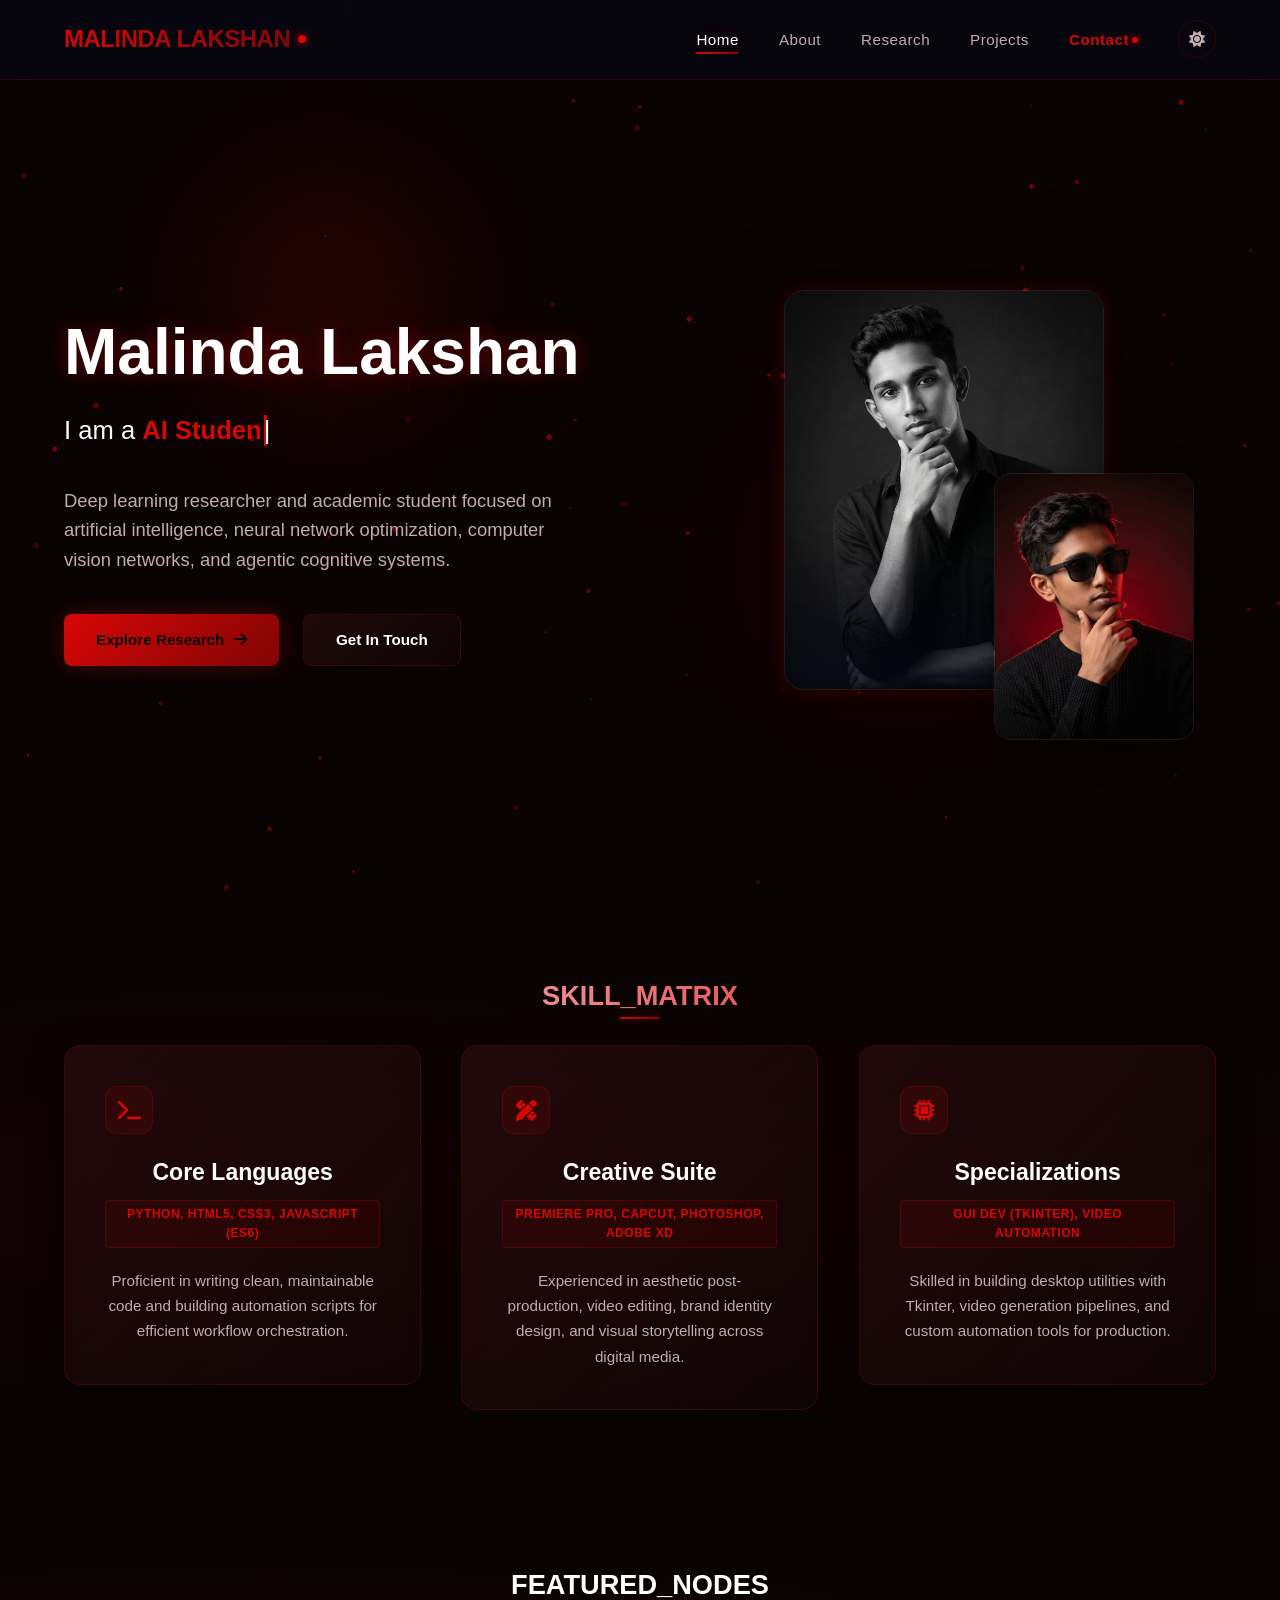
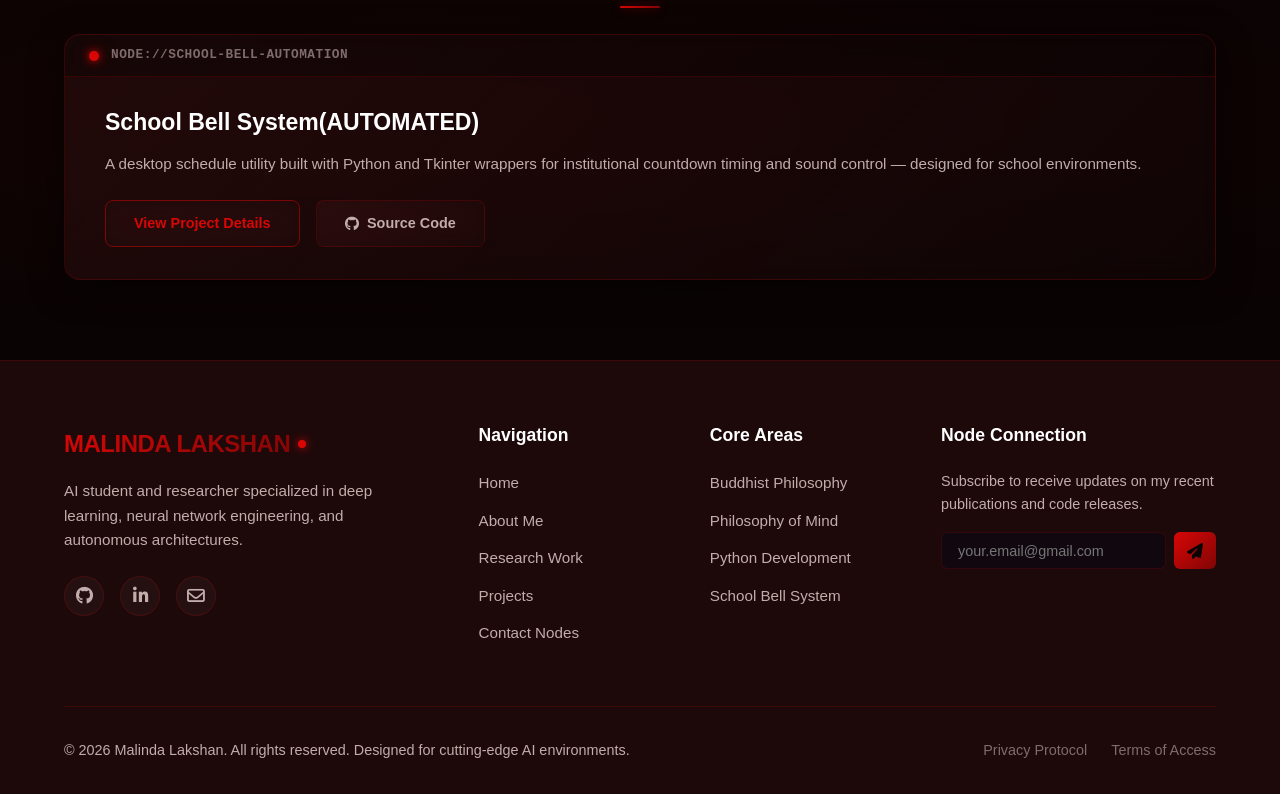
<file: index.html>
<!DOCTYPE html>
<html lang="en">
<head>
  <meta charset="UTF-8">
  <meta name="viewport" content="width=device-width, initial-scale=1.0">
  <meta name="description" content="Official portfolio of Malinda Lakshan, an AI student and deep learning researcher pushing the boundaries of Artificial Intelligence, neural network optimization, and computer vision.">
  <meta name="author" content="Malinda Lakshan">
  <meta http-equiv="Content-Security-Policy" content="default-src 'self'; script-src 'self' https://cdnjs.cloudflare.com 'unsafe-inline'; style-src 'self' https://cdnjs.cloudflare.com https://fonts.googleapis.com 'unsafe-inline'; font-src 'self' https://cdnjs.cloudflare.com https://fonts.gstatic.com; img-src 'self' data:; connect-src 'self' https://api.web3forms.com; frame-ancestors 'none'; base-uri 'self';">
  <title>Malinda Lakshan | AI Researcher & Student Portfolio</title>

  <!-- Preconnect to external origins -->
  <link rel="preconnect" href="https://cdnjs.cloudflare.com" crossorigin>
  <link rel="preconnect" href="https://fonts.googleapis.com">
  <link rel="preconnect" href="https://fonts.gstatic.com" crossorigin>

  <!-- Favicon -->
  <link rel="icon" type="image/svg+xml" href="data:image/svg+xml,%3Csvg xmlns='http://www.w3.org/2000/svg' viewBox='0 0 32 32'%3E%3Ccircle cx='16' cy='16' r='14' fill='%23d80706'/%3E%3Ctext x='16' y='21' text-anchor='middle' fill='white' font-size='13' font-weight='bold' font-family='Arial'%3EML%3C/text%3E%3C/svg%3E">

  <!-- Open Graph / Social -->
  <meta property="og:type" content="website">
  <meta property="og:url" content="https://malindalakshan.github.io/">
  <meta property="og:title" content="Malinda Lakshan | AI Researcher & Student Portfolio">
  <meta property="og:description" content="Official portfolio of Malinda Lakshan, an AI student and deep learning researcher pushing the boundaries of Artificial Intelligence, neural network optimization, and computer vision.">
  <meta property="og:image" content="assets/malinda.jpeg">
  <meta property="twitter:card" content="summary_large_image">
  <meta property="twitter:title" content="Malinda Lakshan | AI Researcher & Student Portfolio">
  <meta property="twitter:description" content="Official portfolio of Malinda Lakshan, an AI student and deep learning researcher.">
  <meta property="twitter:image" content="assets/malinda.jpeg">

  <!-- JSON-LD Structured Data -->
  <script type="application/ld+json">
  {
    "@context": "https://schema.org",
    "@type": "Person",
    "name": "Malinda Lakshan",
    "url": "https://malindalakshan.github.io/",
    "image": "assets/malinda.jpeg",
    "jobTitle": "AI Researcher & Student",
    "description": "Deep learning researcher and academic student focused on artificial intelligence, neural network optimization, computer vision networks, and agentic cognitive systems.",
    "sameAs": [
      "https://github.com/malindalakshan-git",
      "https://www.linkedin.com/in/malinda-lakshan-80937a413/"
    ],
    "knowsAbout": ["Artificial Intelligence", "Deep Learning", "Computer Vision", "Python Development", "Machine Learning"]
  }
  </script>
  
  <!-- CSS files -->
  <link rel="stylesheet" href="css/styles.css">
  <link rel="stylesheet" href="css/effects.css">
  
  <!-- FontAwesome Icons -->
  <link rel="stylesheet" href="https://cdnjs.cloudflare.com/ajax/libs/font-awesome/6.4.0/css/all.min.css">
</head>
<body>

  <!-- Skip to Content Link -->
  <a href="#main-content" class="skip-link">Skip to content</a>

  <!-- Scroll Progress Bar -->
  <div id="scroll-progress" class="scroll-progress-bar"></div>

  <!-- Background Canvas -->
  <canvas id="network-canvas" style="position: fixed; top: 0; left: 0; width: 100vw; height: 100vh; pointer-events: none; z-index: 1;"></canvas>

  <!-- Glowing blobs for background layout -->
  <div class="hero-glow-blob"></div>
  <div class="hero-glow-blob-2"></div>

  <!-- Header -->
  <header>
    <div class="nav-container">
      <a href="index.html" class="logo" id="header-logo">
        <span class="logo-text">MALINDA LAKSHAN</span><span class="logo-dot"></span>
      </a>
      <button class="hamburger" id="nav-toggle" aria-label="Toggle Navigation">
        <span></span>
        <span></span>
        <span></span>
      </button>
      <ul class="nav-menu">
        <li class="nav-item active"><a href="index.html">Home</a></li>
        <li class="nav-item"><a href="about.html">About</a></li>
        <li class="nav-item"><a href="research.html">Research</a></li>
        <li class="nav-item"><a href="projects.html">Projects</a></li>
        <li class="nav-item nav-item-cta"><a href="contact.html">Contact<span class="nav-cta-dot"></span></a></li>
        
        <li class="nav-item" style="list-style: none;">
          <button class="theme-toggle" id="theme-toggle" aria-label="Toggle theme">
            <i class="fa-solid fa-sun icon-sun"></i>
            <i class="fa-solid fa-moon icon-moon"></i>
          </button>
        </li>
      </ul>
    </div>
  </header>

  <!-- Mobile Nav Overlay -->
  <div class="nav-overlay" id="nav-overlay"></div>

  <!-- Main Content -->
  <main id="main-content">
    <!-- Hero Section -->
    <section class="hero-section" style="min-height: calc(100vh - var(--nav-height)); display: flex; align-items: center; padding: 2rem 0; z-index: 2;">
      <div class="container">
        <div class="grid-2">
          <div class="hero-info" style="display: flex; flex-direction: column; justify-content: center; gap: 1.5rem;">
            <h1 class="glow-text entrance" style="">Malinda Lakshan</h1>
            <h3 class="entrance ent-stag-2" style="font-weight: 500; font-family: var(--font-body); color: var(--text-primary); display: flex; align-items: center;">
              I am a&nbsp;<span class="typing-text" style="color: var(--accent-cyan); font-weight: 700;"></span><span class="typing-cursor">|</span>
            </h3>
            <p class="entrance ent-stag-3" style="font-size: 1.15rem; max-width: 500px; color: var(--text-secondary);">
              Deep learning researcher and academic student focused on artificial intelligence, neural network optimization, computer vision networks, and agentic cognitive systems.
            </p>
            <div class="entrance ent-stag-4" style="display: flex; gap: 1.5rem; margin-top: 1rem;">
              <a href="research.html" class="btn btn-primary" id="cta-explore">
                Explore Research <i class="fa-solid fa-arrow-right"></i>
              </a>
              <a href="contact.html" class="btn btn-secondary" id="cta-contact">
                Get In Touch
              </a>
            </div>
          </div>
          
          <!-- Right column - Dual Profile Images -->
          <div class="hero-images-wrapper entrance-right ent-stag-3">
            <!-- Main portrait -->
            <div class="hero-image-main">
              <img src="assets/malinda.jpeg" alt="Malinda Lakshan Portrait" loading="lazy" width="1200" height="1607">
              <div class="hero-image-glow"></div>
            </div>
            <!-- Secondary portrait (floating) -->
            <div class="hero-image-secondary reveal-scale" style="transition-delay: 400ms;">
              <img src="assets/malinda01.jpeg" alt="Malinda Lakshan Alternate" loading="lazy" width="1200" height="896">
            </div>
          </div>
          
        </div>
      </div>
    </section>
    <!-- [01] CORE_MATRIX - Skills Summary -->
    <section class="core-matrix-section gradient-bg">
      <div class="container">
        <h2 class="reveal text-shimmer">SKILL_MATRIX</h2>
        <div class="skills-grid">
          <!-- Card 1 -->
          <div class="skill-card skill-card-clickable reveal delay-100" data-skill="core-languages">
            <div class="skill-card-icon">
              <i class="fa-solid fa-terminal"></i>
            </div>
            <h3 class="skill-card-title">Core Languages</h3>
            <div class="skill-tech-list">Python, HTML5, CSS3, JavaScript (ES6)</div>
            <p class="skill-card-desc">
              Proficient in writing clean, maintainable code and building automation scripts for efficient workflow orchestration.
            </p>
          </div>
          <!-- Card 2 -->
          <div class="skill-card skill-card-clickable reveal delay-200" data-skill="creative-suite">
            <div class="skill-card-icon">
              <i class="fa-solid fa-pen-ruler"></i>
            </div>
            <h3 class="skill-card-title">Creative Suite</h3>
            <div class="skill-tech-list">Premiere Pro, CapCut, Photoshop, Adobe XD</div>
            <p class="skill-card-desc">
              Experienced in aesthetic post-production, video editing, brand identity design, and visual storytelling across digital media.
            </p>
          </div>
          <!-- Card 3 -->
          <div class="skill-card skill-card-clickable reveal delay-300" data-skill="specializations">
            <div class="skill-card-icon">
              <i class="fa-solid fa-microchip"></i>
            </div>
            <h3 class="skill-card-title">Specializations</h3>
            <div class="skill-tech-list">GUI Dev (Tkinter), Video Automation</div>
            <p class="skill-card-desc">
              Skilled in building desktop utilities with Tkinter, video generation pipelines, and custom automation tools for production.
            </p>
          </div>
        </div>
      </div>
    </section>

    <!-- [02] FEATURED_NODES - Highlighted Projects -->
    <section class="featured-nodes-section gradient-bg">
      <div class="container">
        <h2 class="reveal">FEATURED_NODES</h2>
        <div class="projects-node-list">
          <!-- Project 1 -->
          <div class="project-node-card reveal delay-100">
            <div class="node-status-bar">
              <span class="node-indicator online"></span>
              <span class="node-label">NODE://SCHOOL-BELL-AUTOMATION</span>
            </div>
            <div class="node-body">
              <h3 class="node-title">School Bell System(AUTOMATED)</h3>
              <p class="node-desc">
                A desktop schedule utility built with Python and Tkinter wrappers for institutional countdown timing and sound control — designed for school environments.
              </p>
              <div class="node-actions">
                <a href="projects.html?project=school-bell" class="node-btn node-btn-primary">View Project Details</a>
                <a href="https://github.com/malindalakshan-git/School-Bell-System.git" target="_blank" rel="noopener" class="node-btn node-btn-ghost"><i class="fa-brands fa-github"></i> Source Code</a>
              </div>
            </div>
          </div>

        </div>
      </div>
    </section>
  </main>

  <!-- Footer -->
  <footer>
    <div class="container">
      <div class="footer-content">
        <div>
          <a href="index.html" class="logo footer-logo">
            <span class="logo-text">MALINDA LAKSHAN</span><span class="logo-dot"></span>
          </a>
          <p class="footer-desc">
            AI student and researcher specialized in deep learning, neural network engineering, and autonomous architectures.
          </p>
          <div class="footer-socials">
            <a href="https://github.com/malindalakshan-git" class="social-icon" target="_blank" aria-label="GitHub"><i class="fa-brands fa-github"></i></a>
            <a href="https://www.linkedin.com/in/malinda-lakshan-80937a413/" class="social-icon" target="_blank" aria-label="LinkedIn"><i class="fa-brands fa-linkedin-in"></i></a>
            <a href="mailto:malindalakshanbro@gmail.com" class="social-icon" aria-label="Email"><i class="fa-regular fa-envelope"></i></a>
          </div>
        </div>
        
        <div>
          <h4 class="footer-heading">Navigation</h4>
          <ul class="footer-links">
            <li><a href="index.html">Home</a></li>
            <li><a href="about.html">About Me</a></li>
            <li><a href="research.html">Research Work</a></li>
            <li><a href="projects.html">Projects</a></li>
            <li><a href="contact.html">Contact Nodes</a></li>
          </ul>
        </div>
        
        <div>
          <h4 class="footer-heading">Core Areas</h4>
          <ul class="footer-links">
            <li><a href="research.html#transformer-networks">Buddhist Philosophy</a></li>
            <li><a href="research.html#computer-vision">Philosophy of Mind</a></li>
            <li><a href="about.html#skills-section">Python Development</a></li>
            <li><a href="projects.html">School Bell System</a></li>
          </ul>
        </div>
        
        <div class="footer-subscribe">
          <h4 class="footer-heading">Node Connection</h4>
          <p>Subscribe to receive updates on my recent publications and code releases.</p>
          <form class="subscribe-form" action="https://api.web3forms.com/submit" method="POST">
            <input type="hidden" name="access_key" value="13e8e991-9d7e-4a86-88db-58048e05e40c">
            <input type="hidden" name="subject" value="New Newsletter Subscriber from Portfolio">
            <input type="checkbox" name="botcheck" style="display: none;">
            <input type="email" name="email" placeholder="your.email@gmail.com" class="subscribe-input" required aria-label="Email Address">
            <button type="submit" class="subscribe-btn" aria-label="Submit Subscription"><i class="fa-solid fa-paper-plane"></i></button>
          </form>
        </div>
      </div>
      
      <div class="footer-bottom">
        <div>
          &copy; 2026 Malinda Lakshan. All rights reserved. Designed for cutting-edge AI environments.
        </div>
        <div style="display: flex; gap: 1.5rem;">
          <span style="color: var(--text-muted); cursor: default;">Privacy Protocol</span>
          <span style="color: var(--text-muted); cursor: default;">Terms of Access</span>
        </div>
      </div>
    </div>
  </footer>

  <!-- Skills Detail Modal -->
  <div id="skills-modal" class="skills-modal-overlay">
    <div class="skills-modal-container">
      <button class="skills-modal-close" id="skills-modal-close" aria-label="Close">
        <i class="fa-solid fa-xmark"></i>
      </button>
      <div class="skills-modal-header">
        <div class="skills-modal-icon" id="skills-modal-icon"></div>
        <h2 class="skills-modal-title" id="skills-modal-title"></h2>
      </div>
      <div class="skills-modal-body" id="skills-modal-body"></div>
    </div>
  </div>

  <!-- Back to Top -->
  <button id="back-to-top" class="back-to-top" aria-label="Back to top">
    <i class="fa-solid fa-arrow-up"></i>
  </button>

  <!-- Background Noise Overlay -->
  <div class="noise-overlay"></div>

  <!-- Scripts -->
  <script src="js/network.js"></script>
  <script src="js/main.js"></script>

  <script>
    const skillsData = {
      'core-languages': {
        title: 'Core Languages',
        icon: '<i class="fa-solid fa-terminal"></i>',
        description: 'Proficient in writing clean, maintainable code and building automation scripts for efficient workflow orchestration.',
        items: [
          { name: 'Python', desc: 'Clean scripting, automation, data processing, and backend logic.' },
          { name: 'Java', desc: 'Object-oriented programming, cross-platform applications, and enterprise solutions.' },
          { name: 'HTML5', desc: 'Semantic markup, accessible web structure, and SEO-friendly layouts.' },
          { name: 'CSS3', desc: 'Responsive layouts, animations, custom properties, and modern styling.' },
          { name: 'JavaScript (ES6)', desc: 'Modern JS, async patterns, DOM manipulation, and ES6+ features.' },
          
        ]
      },
      'creative-suite': {
        title: 'Creative Suite',
        icon: '<i class="fa-solid fa-pen-ruler"></i>',
        description: 'Experienced in aesthetic post-production, video editing, brand identity design, and visual storytelling across digital media.',
        items: [
          { name: 'Photoshop', desc: 'Graphic design, photo manipulation, branding assets, and digital art.' },
          { name: 'Premiere Pro', desc: 'Professional video editing, color grading, and post-production workflows.' },
          { name: 'Adobe Illustrator', desc: 'Vector graphics, logo design, illustrations, and scalable brand assets.' },
          { name: 'Adobe XD', desc: 'UI/UX prototyping, wireframing, interactive mockups, and design systems.' },
          { name: 'CapCut', desc: 'Quick edits, motion effects, transitions, and mobile-optimized content.' },
          { name: 'Canva', desc: 'Quick graphic design, social media visuals, and drag-and-drop content creation.' },
          
        ]
      },
      'specializations': {
        title: 'Specializations',
        icon: '<i class="fa-solid fa-microchip"></i>',
        description: 'Skilled in building desktop utilities with Tkinter, video generation pipelines, and custom automation tools for production.',
        items: [
          { name: 'GUI Dev (Tkinter)', desc: 'Desktop applications with custom widgets, event-driven interfaces, and native look-and-feel.' },
          { name: 'Video Automation', desc: 'Automated video generation pipelines, batch processing scripts, and render farm orchestration.' },
          { name: 'Cybersecurity', desc: 'Threat analysis, vulnerability assessment, and defensive security practices.' },
          { name: 'Ethical Hacking', desc: 'Penetration testing, exploit identification, and responsible disclosure workflows.' },
          { name: 'Artificial Intelligence', desc: 'Intelligent systems, neural networks, and cognitive computing solutions.' },
          { name: 'Machine Learning', desc: 'Supervised/unsupervised learning, model training, and predictive analytics.' },
          { name: 'Data Science', desc: 'Data wrangling, statistical analysis, visualization, and insight-driven decision making.' }
        ]
      }
    };

    document.addEventListener('DOMContentLoaded', () => {
      const modal = document.getElementById('skills-modal');
      const closeBtn = document.getElementById('skills-modal-close');
      const titleEl = document.getElementById('skills-modal-title');
      const iconEl = document.getElementById('skills-modal-icon');
      const bodyEl = document.getElementById('skills-modal-body');

      function openSkillsModal(key) {
        const data = skillsData[key];
        if (!data) return;

        titleEl.textContent = data.title;
        iconEl.innerHTML = data.icon;

        bodyEl.innerHTML = '<p class="skills-modal-desc">' + data.description + '</p><div class="skills-list">' +
          data.items.map(item =>
            '<div class="skills-list-item"><div class="skills-list-name">' + item.name + '</div><div class="skills-list-desc">' + item.desc + '</div></div>'
          ).join('') +
        '</div>';

        modal.classList.add('active');
        document.body.style.overflow = 'hidden';
      }

      function closeSkillsModal() {
        modal.classList.remove('active');
        document.body.style.overflow = '';
      }

      closeBtn.addEventListener('click', closeSkillsModal);
      modal.addEventListener('click', (e) => {
        if (e.target === modal) closeSkillsModal();
      });
      document.addEventListener('keydown', (e) => {
        if (!modal.classList.contains('active')) return;
        if (e.key === 'Escape') closeSkillsModal();
      });

      document.querySelectorAll('.skill-card-clickable').forEach(card => {
        card.addEventListener('click', () => {
          openSkillsModal(card.getAttribute('data-skill'));
        });
      });
    });
  </script>
</body>
</html>
</file>
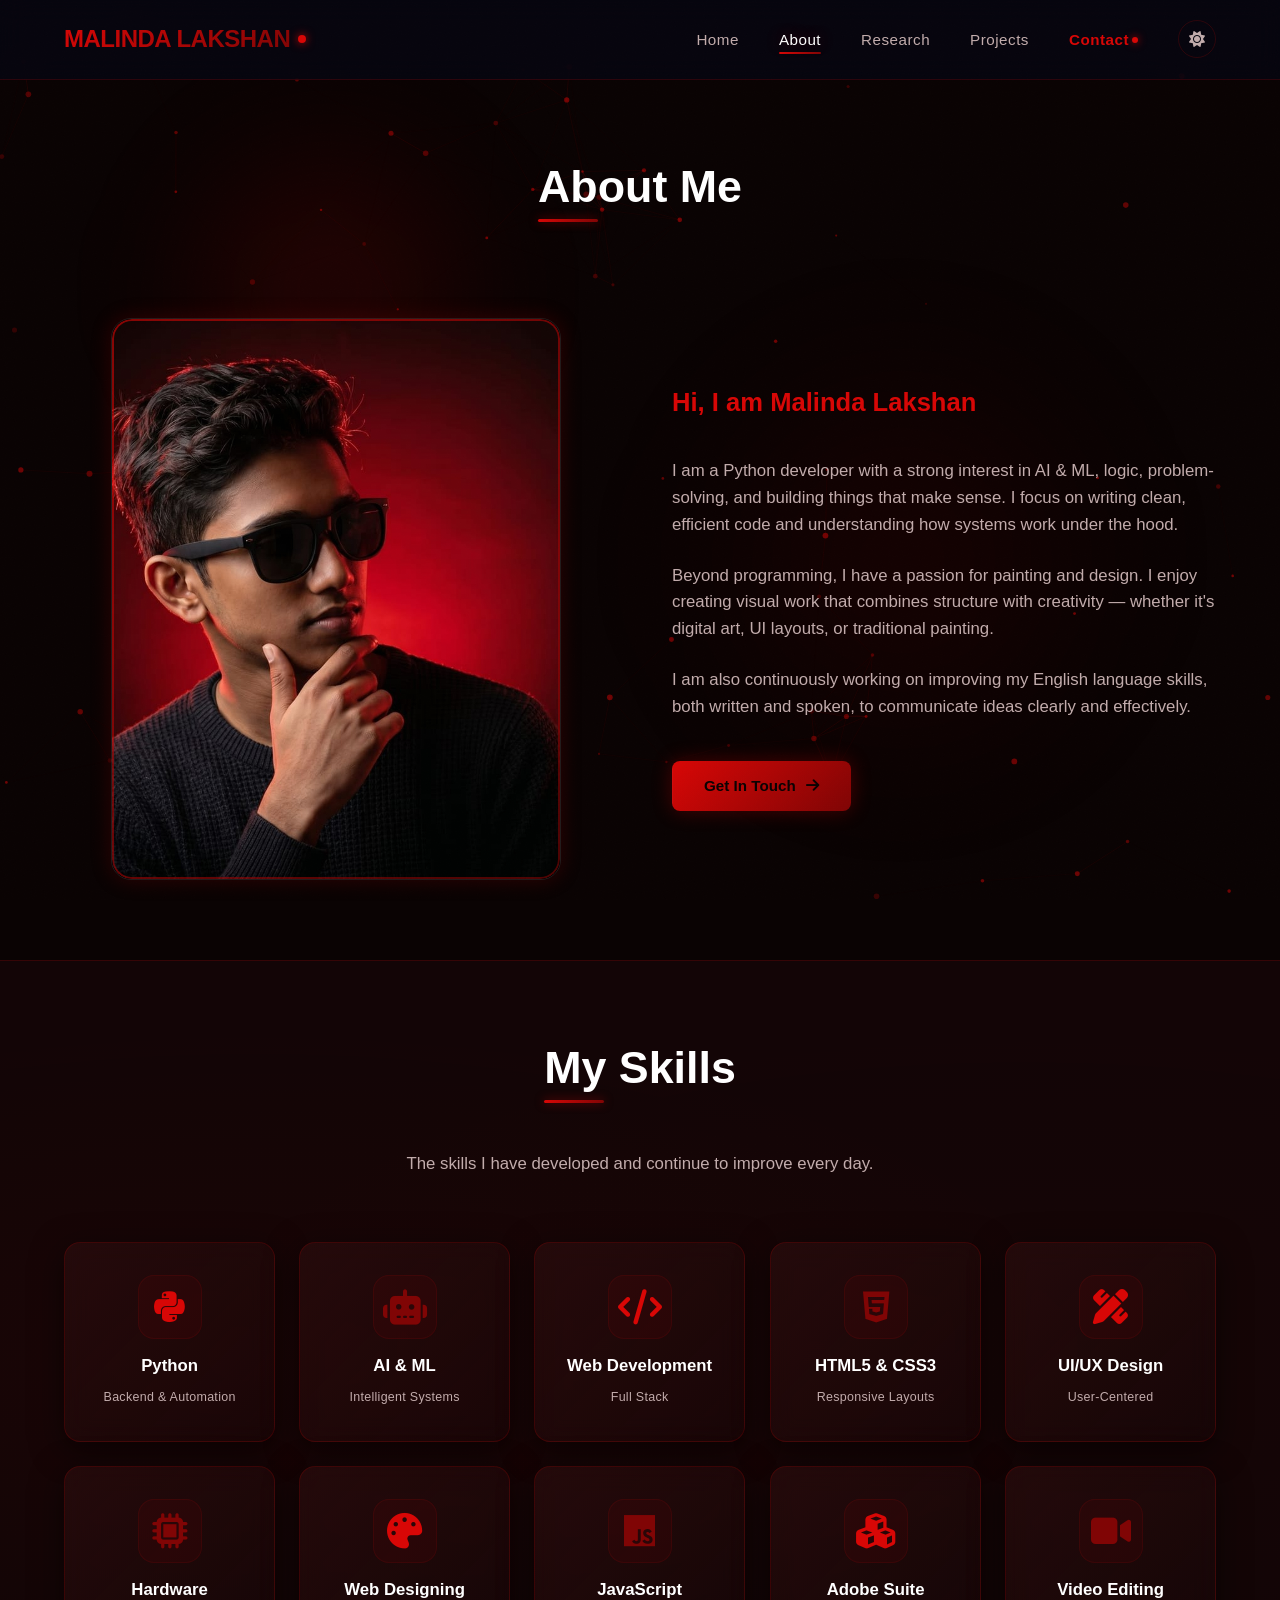
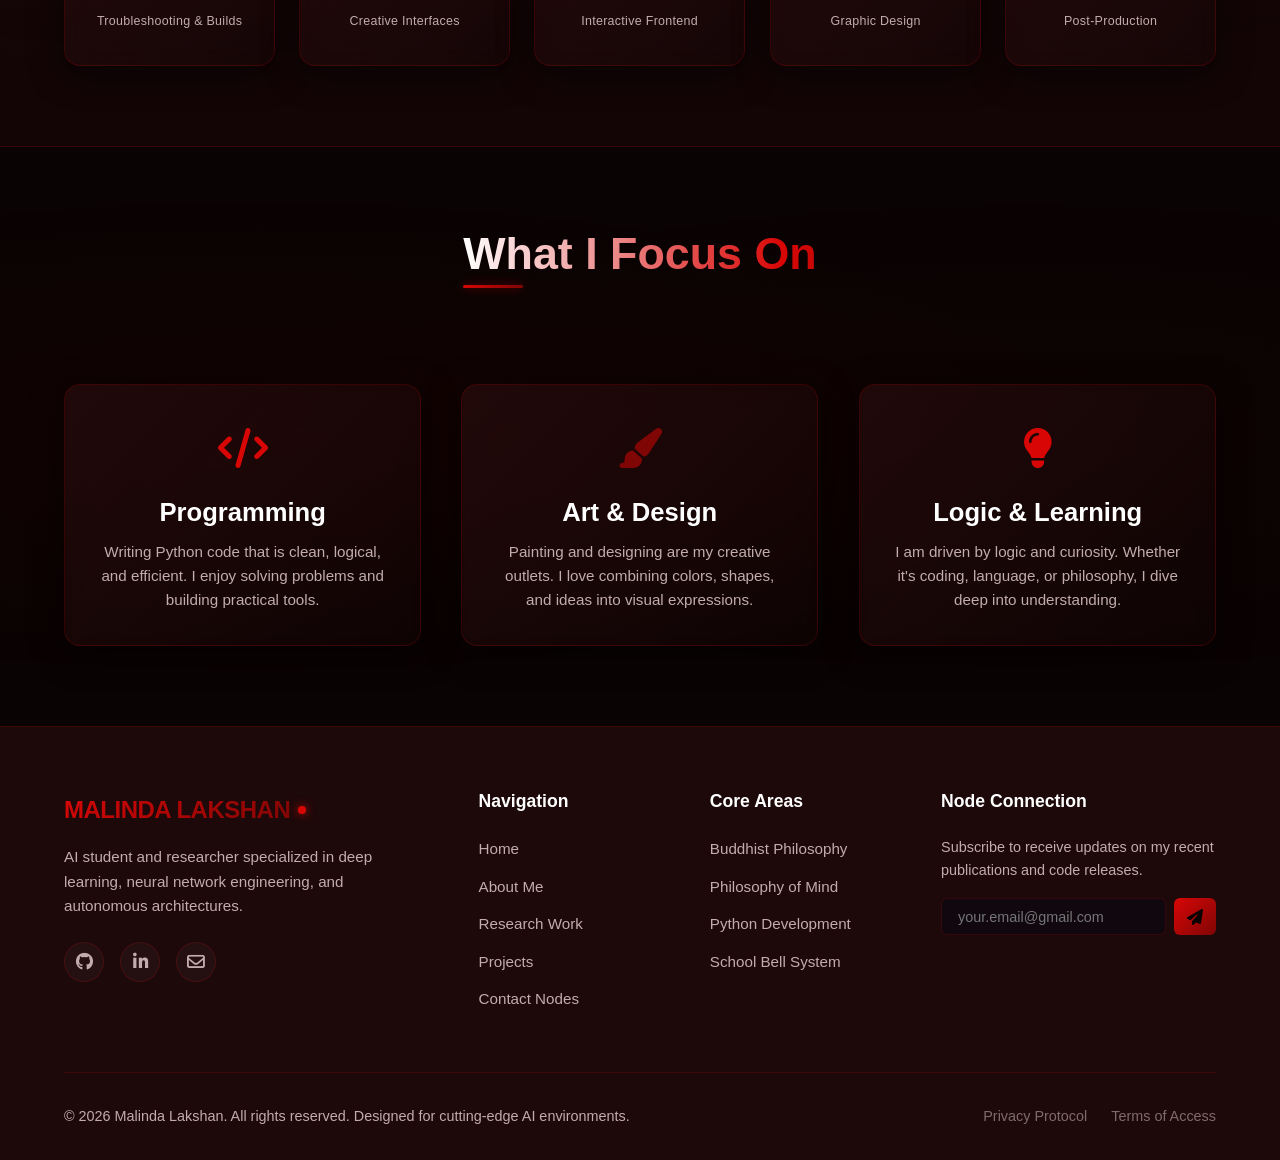
<file: about.html>
<!DOCTYPE html>
<html lang="en">
<head>
  <meta charset="UTF-8">
  <meta name="viewport" content="width=device-width, initial-scale=1.0">
  <meta name="description" content="Biography, academic milestones, core skill indices, and research experience of Malinda Lakshan. Learn more about his path in Artificial Intelligence.">
  <meta name="author" content="Malinda Lakshan">
  <meta http-equiv="Content-Security-Policy" content="default-src 'self'; script-src 'self' https://cdnjs.cloudflare.com 'unsafe-inline'; style-src 'self' https://cdnjs.cloudflare.com https://fonts.googleapis.com 'unsafe-inline'; font-src 'self' https://cdnjs.cloudflare.com https://fonts.gstatic.com; img-src 'self' data:; connect-src 'self' https://api.web3forms.com; frame-ancestors 'none'; base-uri 'self';">

  <!-- Preconnect to external origins -->
  <link rel="preconnect" href="https://cdnjs.cloudflare.com" crossorigin>
  <link rel="preconnect" href="https://fonts.googleapis.com">
  <link rel="preconnect" href="https://fonts.gstatic.com" crossorigin>

  <!-- Favicon -->
  <link rel="icon" type="image/svg+xml" href="data:image/svg+xml,%3Csvg xmlns='http://www.w3.org/2000/svg' viewBox='0 0 32 32'%3E%3Ccircle cx='16' cy='16' r='14' fill='%23d80706'/%3E%3Ctext x='16' y='21' text-anchor='middle' fill='white' font-size='13' font-weight='bold' font-family='Arial'%3EML%3C/text%3E%3C/svg%3E">

  <!-- Open Graph / Social -->
  <meta property="og:type" content="website">
  <meta property="og:url" content="https://malindalakshan.github.io/about.html">
  <meta property="og:title" content="About Me | Malinda Lakshan">
  <meta property="og:description" content="Biography, academic milestones, core skill indices, and research experience of Malinda Lakshan. Learn more about his path in Artificial Intelligence.">
  <meta property="og:image" content="assets/malinda_about.jpeg">
  <meta property="twitter:card" content="summary_large_image">
  <meta property="twitter:title" content="About Me | Malinda Lakshan">
  <meta property="twitter:description" content="Biography, academic milestones, and research experience of Malinda Lakshan.">
  <meta property="twitter:image" content="assets/malinda_about.jpeg">

  <title>About Me | Malinda Lakshan</title>
  
  <!-- CSS files -->
  <link rel="stylesheet" href="css/styles.css">
  <link rel="stylesheet" href="css/effects.css">
  
  <!-- FontAwesome Icons -->
  <link rel="stylesheet" href="https://cdnjs.cloudflare.com/ajax/libs/font-awesome/6.4.0/css/all.min.css">
</head>
<body>

  <!-- Skip to Content Link -->
  <a href="#main-content" class="skip-link">Skip to content</a>

  <!-- Scroll Progress Bar -->
  <div id="scroll-progress" class="scroll-progress-bar"></div>

  <!-- Background Canvas -->
  <canvas id="network-canvas" style="position: fixed; top: 0; left: 0; width: 100vw; height: 100vh; pointer-events: none; z-index: 1;"></canvas>

  <!-- Glowing blobs for background layout -->
  <div class="hero-glow-blob"></div>
  <div class="hero-glow-blob-2"></div>

  <!-- Header -->
  <header>
    <div class="nav-container">
      <a href="index.html" class="logo" id="header-logo">
        <span class="logo-text">MALINDA LAKSHAN</span><span class="logo-dot"></span>
      </a>
      <button class="hamburger" id="nav-toggle" aria-label="Toggle Navigation">
        <span></span>
        <span></span>
        <span></span>
      </button>
      <ul class="nav-menu">
        <li class="nav-item"><a href="index.html">Home</a></li>
        <li class="nav-item active"><a href="about.html">About</a></li>
        <li class="nav-item"><a href="research.html">Research</a></li>
        <li class="nav-item"><a href="projects.html">Projects</a></li>
        <li class="nav-item nav-item-cta"><a href="contact.html">Contact<span class="nav-cta-dot"></span></a></li>
        <li class="nav-item" style="list-style: none;">
          <button class="theme-toggle" id="theme-toggle" aria-label="Toggle theme">
            <i class="fa-solid fa-sun icon-sun"></i>
            <i class="fa-solid fa-moon icon-moon"></i>
          </button>
        </li>
      </ul>
    </div>
  </header>

  <!-- Mobile Nav Overlay -->
  <div class="nav-overlay" id="nav-overlay"></div>

  <!-- Main Content -->
  <main id="main-content" style="z-index: 2; position: relative;">
    <!-- Profile & Bio Section -->
    <section>
      <div class="container">
        <div style="text-align: center; margin-bottom: 4rem;">
          <h2>About Me</h2>
        </div>
        
        <div class="grid-2">
          <!-- Portrait photo -->
          <div class="reveal" style="display: flex; align-items: center; justify-content: center;">
            <div class="portfolio-img-wrapper glow-border">
              <img src="assets/malinda_about.jpeg" alt="Malinda Lakshan Portrait" loading="lazy" width="1200" height="896">
              <div class="portfolio-img-glow-overlay"></div>
            </div>
          </div>
          
          <!-- Bio details -->
          <div class="reveal delay-200" style="display: flex; flex-direction: column; justify-content: center; gap: 1.5rem;">
            <h3 style="color: var(--accent-cyan);">Hi, I am Malinda Lakshan</h3>
            <p>
              I am a Python developer with a strong interest in AI & ML, logic, problem-solving, and building things that make sense. I focus on writing clean, efficient code and understanding how systems work under the hood.
            </p>
            <p>
              Beyond programming, I have a passion for painting and design. I enjoy creating visual work that combines structure with creativity — whether it's digital art, UI layouts, or traditional painting.
            </p>
            <p>
              I am also continuously working on improving my English language skills, both written and spoken, to communicate ideas clearly and effectively.
            </p>
            <div style="display: flex; gap: 1.5rem; margin-top: 1rem;">
              <a href="contact.html" class="btn btn-primary" id="cta-collaboration">
                Get In Touch <i class="fa-solid fa-arrow-right"></i>
              </a>
            </div>
          </div>
        </div>
      </div>
    </section>

    <!-- Skills Section -->
    <section class="gradient-bg" style="background-color: var(--section-alt-bg); border-top: 1px solid var(--border-color); border-bottom: 1px solid var(--border-color);">
      <div class="container">
        <div style="text-align: center; margin-bottom: 4rem;">
          <h2>My Skills</h2>
          <p style="max-width: 600px; margin: 1rem auto 0 auto;">
            The skills I have developed and continue to improve every day.
          </p>
        </div>
        
        <div class="skills-grid reveal" id="skills-section">
          <div class="glass-card skill-card">
            <div class="skill-icon-box" style="color: var(--accent-cyan);">
              <i class="fa-brands fa-python"></i>
            </div>
            <h3 class="skill-card-title">Python</h3>
            <span class="skill-tag">Backend & Automation</span>
          </div>

          <div class="glass-card skill-card">
            <div class="skill-icon-box" style="color: var(--accent-purple);">
              <i class="fa-solid fa-robot"></i>
            </div>
            <h3 class="skill-card-title">AI & ML</h3>
            <span class="skill-tag">Intelligent Systems</span>
          </div>

          <div class="glass-card skill-card">
            <div class="skill-icon-box" style="color: var(--accent-cyan);">
              <i class="fa-solid fa-code"></i>
            </div>
            <h3 class="skill-card-title">Web Development</h3>
            <span class="skill-tag">Full Stack</span>
          </div>

          <div class="glass-card skill-card">
            <div class="skill-icon-box" style="color: var(--accent-purple);">
              <i class="fa-brands fa-html5"></i>
            </div>
            <h3 class="skill-card-title">HTML5 & CSS3</h3>
            <span class="skill-tag">Responsive Layouts</span>
          </div>

          <div class="glass-card skill-card">
            <div class="skill-icon-box" style="color: var(--accent-cyan);">
              <i class="fa-solid fa-pen-ruler"></i>
            </div>
            <h3 class="skill-card-title">UI/UX Design</h3>
            <span class="skill-tag">User-Centered</span>
          </div>

          <div class="glass-card skill-card">
            <div class="skill-icon-box" style="color: var(--accent-purple);">
              <i class="fa-solid fa-microchip"></i>
            </div>
            <h3 class="skill-card-title">Hardware</h3>
            <span class="skill-tag">Troubleshooting & Builds</span>
          </div>

          <div class="glass-card skill-card">
            <div class="skill-icon-box" style="color: var(--accent-cyan);">
              <i class="fa-solid fa-palette"></i>
            </div>
            <h3 class="skill-card-title">Web Designing</h3>
            <span class="skill-tag">Creative Interfaces</span>
          </div>

          <div class="glass-card skill-card">
            <div class="skill-icon-box" style="color: var(--accent-purple);">
              <i class="fa-brands fa-js"></i>
            </div>
            <h3 class="skill-card-title">JavaScript</h3>
            <span class="skill-tag">Interactive Frontend</span>
          </div>

          <div class="glass-card skill-card">
            <div class="skill-icon-box" style="color: var(--accent-cyan);">
              <i class="fa-solid fa-cubes"></i>
            </div>
            <h3 class="skill-card-title">Adobe Suite</h3>
            <span class="skill-tag">Graphic Design</span>
          </div>

          <div class="glass-card skill-card">
            <div class="skill-icon-box" style="color: var(--accent-purple);">
              <i class="fa-solid fa-video"></i>
            </div>
            <h3 class="skill-card-title">Video Editing</h3>
            <span class="skill-tag">Post-Production</span>
          </div>
        </div>
      </div>
    </section>

    <!-- Interests Section -->
    <section class="gradient-bg">
      <div class="container">
        <div style="text-align: center; margin-bottom: 4rem;">
          <h2 class="text-shimmer">What I Focus On</h2>
        </div>

        <div class="grid-3 reveal">
          <div class="glass-card float-card" style="text-align: center; padding: 2rem;">
            <div style="font-size: 2.5rem; color: var(--accent-cyan); margin-bottom: 1rem;"><i class="fa-solid fa-code"></i></div>
            <h3 style="margin-bottom: 0.75rem;">Programming</h3>
            <p style="font-size: 0.95rem;">
              Writing Python code that is clean, logical, and efficient. I enjoy solving problems and building practical tools.
            </p>
          </div>

          <div class="glass-card float-card" style="text-align: center; padding: 2rem;">
            <div style="font-size: 2.5rem; color: var(--accent-purple); margin-bottom: 1rem;"><i class="fa-solid fa-paintbrush"></i></div>
            <h3 style="margin-bottom: 0.75rem;">Art & Design</h3>
            <p style="font-size: 0.95rem;">
              Painting and designing are my creative outlets. I love combining colors, shapes, and ideas into visual expressions.
            </p>
          </div>

          <div class="glass-card float-card" style="text-align: center; padding: 2rem;">
            <div style="font-size: 2.5rem; color: var(--accent-cyan); margin-bottom: 1rem;"><i class="fa-solid fa-lightbulb"></i></div>
            <h3 style="margin-bottom: 0.75rem;">Logic & Learning</h3>
            <p style="font-size: 0.95rem;">
              I am driven by logic and curiosity. Whether it's coding, language, or philosophy, I dive deep into understanding.
            </p>
          </div>
        </div>
      </div>
    </section>
  </main>

  <!-- Footer -->
  <footer>
    <div class="container">
      <div class="footer-content">
        <div>
          <a href="index.html" class="logo footer-logo">
            <span class="logo-text">MALINDA LAKSHAN</span><span class="logo-dot"></span>
          </a>
          <p class="footer-desc">
            AI student and researcher specialized in deep learning, neural network engineering, and autonomous architectures.
          </p>
          <div class="footer-socials">
            <a href="https://github.com/malindalakshan-git" class="social-icon" target="_blank" aria-label="GitHub"><i class="fa-brands fa-github"></i></a>
            <a href="https://www.linkedin.com/in/malinda-lakshan-80937a413/" class="social-icon" target="_blank" aria-label="LinkedIn"><i class="fa-brands fa-linkedin-in"></i></a>
            <a href="mailto:malindalakshanbro@gmail.com" class="social-icon" aria-label="Email"><i class="fa-regular fa-envelope"></i></a>
          </div>
        </div>
        
        <div>
          <h4 class="footer-heading">Navigation</h4>
          <ul class="footer-links">
            <li><a href="index.html">Home</a></li>
            <li><a href="about.html">About Me</a></li>
            <li><a href="research.html">Research Work</a></li>
            <li><a href="projects.html">Projects</a></li>
            <li><a href="contact.html">Contact Nodes</a></li>
          </ul>
        </div>
        
        <div>
          <h4 class="footer-heading">Core Areas</h4>
          <ul class="footer-links">
            <li><a href="research.html#transformer-networks">Buddhist Philosophy</a></li>
            <li><a href="research.html#computer-vision">Philosophy of Mind</a></li>
            <li><a href="about.html#skills-section">Python Development</a></li>
            <li><a href="projects.html">School Bell System</a></li>
          </ul>
        </div>
        
        <div class="footer-subscribe">
          <h4 class="footer-heading">Node Connection</h4>
          <p>Subscribe to receive updates on my recent publications and code releases.</p>
          <form class="subscribe-form" action="https://api.web3forms.com/submit" method="POST">
            <input type="hidden" name="access_key" value="13e8e991-9d7e-4a86-88db-58048e05e40c">
            <input type="hidden" name="subject" value="New Newsletter Subscriber from Portfolio">
            <input type="checkbox" name="botcheck" style="display: none;">
            <input type="email" name="email" placeholder="your.email@gmail.com" class="subscribe-input" required aria-label="Email Address">
            <button type="submit" class="subscribe-btn" aria-label="Submit Subscription"><i class="fa-solid fa-paper-plane"></i></button>
          </form>
        </div>
      </div>
      
      <div class="footer-bottom">
        <div>
          &copy; 2026 Malinda Lakshan. All rights reserved. Designed for cutting-edge AI environments.
        </div>
        <div style="display: flex; gap: 1.5rem;">
          <span style="color: var(--text-muted); cursor: default;">Privacy Protocol</span>
          <span style="color: var(--text-muted); cursor: default;">Terms of Access</span>
        </div>
      </div>
    </div>
  </footer>

  <!-- Back to Top -->
  <button id="back-to-top" class="back-to-top" aria-label="Back to top">
    <i class="fa-solid fa-arrow-up"></i>
  </button>

  <!-- Background Noise Overlay -->
  <div class="noise-overlay"></div>

  <!-- Scripts -->
  <script src="js/network.js"></script>
  <script src="js/main.js"></script>
</body>
</html>
</file>
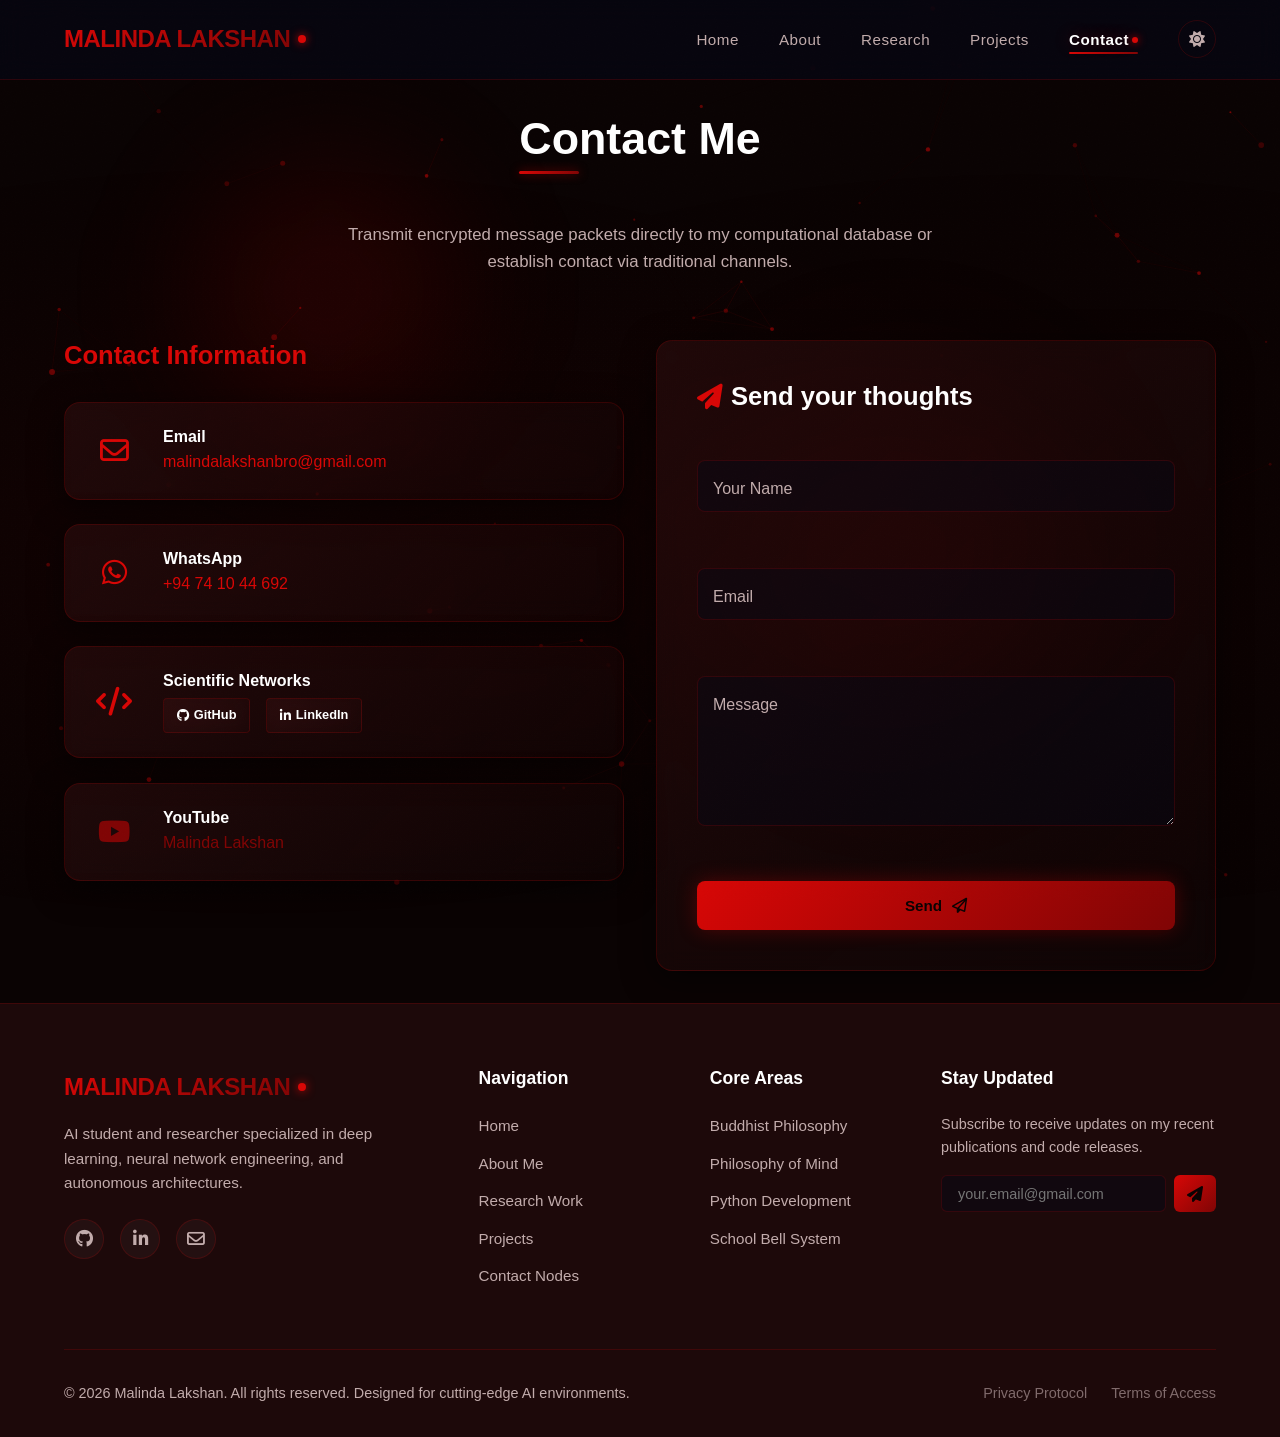
<file: contact.html>
<!DOCTYPE html>
<html lang="en">
<head>
  <meta charset="UTF-8">
  <meta name="viewport" content="width=device-width, initial-scale=1.0">
  <meta name="description" content="Get in touch with Malinda Lakshan for AI collaborations, research inquiries, or code questions. Send an encrypted message node.">
  <meta name="author" content="Malinda Lakshan">
  <meta http-equiv="Content-Security-Policy" content="default-src 'self'; script-src 'self' https://cdnjs.cloudflare.com 'unsafe-inline'; style-src 'self' https://cdnjs.cloudflare.com https://fonts.googleapis.com 'unsafe-inline'; font-src 'self' https://cdnjs.cloudflare.com https://fonts.gstatic.com; img-src 'self' data:; connect-src 'self' https://api.web3forms.com; frame-ancestors 'none'; base-uri 'self';">

  <!-- Preconnect to external origins -->
  <link rel="preconnect" href="https://cdnjs.cloudflare.com" crossorigin>
  <link rel="preconnect" href="https://fonts.googleapis.com">
  <link rel="preconnect" href="https://fonts.gstatic.com" crossorigin>

  <!-- Favicon -->
  <link rel="icon" type="image/svg+xml" href="data:image/svg+xml,%3Csvg xmlns='http://www.w3.org/2000/svg' viewBox='0 0 32 32'%3E%3Ccircle cx='16' cy='16' r='14' fill='%23d80706'/%3E%3Ctext x='16' y='21' text-anchor='middle' fill='white' font-size='13' font-weight='bold' font-family='Arial'%3EML%3C/text%3E%3C/svg%3E">

  <!-- Open Graph / Social -->
  <meta property="og:type" content="website">
  <meta property="og:url" content="https://malindalakshan.github.io/contact.html">
  <meta property="og:title" content="Contact | Malinda Lakshan">
  <meta property="og:description" content="Get in touch with Malinda Lakshan for AI collaborations, research inquiries, or code questions. Send an encrypted message node.">
  <meta property="og:image" content="assets/malinda.jpeg">
  <meta property="twitter:card" content="summary_large_image">
  <meta property="twitter:title" content="Contact | Malinda Lakshan">
  <meta property="twitter:description" content="Get in touch with Malinda Lakshan for AI collaborations, research inquiries, or code questions.">
  <meta property="twitter:image" content="assets/malinda.jpeg">

  <title>Contact | Malinda Lakshan</title>
  
  <link rel="stylesheet" href="css/styles.css">
  <link rel="stylesheet" href="css/effects.css">
  
  <link rel="stylesheet" href="https://cdnjs.cloudflare.com/ajax/libs/font-awesome/6.4.0/css/all.min.css">
</head>
<body>

  <!-- Skip to Content Link -->
  <a href="#main-content" class="skip-link">Skip to content</a>

  <!-- Scroll Progress Bar -->
  <div id="scroll-progress" class="scroll-progress-bar"></div>

  <canvas id="network-canvas" style="position: fixed; top: 0; left: 0; width: 100vw; height: 100vh; pointer-events: none; z-index: 1;"></canvas>

  <div class="hero-glow-blob"></div>
  <div class="hero-glow-blob-2"></div>

  <header>
    <div class="nav-container">
      <a href="index.html" class="logo" id="header-logo">
        <span class="logo-text">MALINDA LAKSHAN</span><span class="logo-dot"></span>
      </a>
      <button class="hamburger" id="nav-toggle" aria-label="Toggle Navigation">
        <span></span>
        <span></span>
        <span></span>
      </button>
      <ul class="nav-menu">
        <li class="nav-item"><a href="index.html">Home</a></li>
        <li class="nav-item"><a href="about.html">About</a></li>
        <li class="nav-item"><a href="research.html">Research</a></li>
        <li class="nav-item"><a href="projects.html">Projects</a></li>
        <li class="nav-item nav-item-cta active"><a href="contact.html">Contact<span class="nav-cta-dot"></span></a></li>
        <li class="nav-item" style="list-style: none;">
          <button class="theme-toggle" id="theme-toggle" aria-label="Toggle theme">
            <i class="fa-solid fa-sun icon-sun"></i>
            <i class="fa-solid fa-moon icon-moon"></i>  
          </button>
        </li>
      </ul>
    </div>
  </header>

  <!-- Mobile Nav Overlay -->
  <div class="nav-overlay" id="nav-overlay"></div>

  <main id="main-content" style="z-index: 2; position: relative;">
    <section class="gradient-bg" style="min-height: calc(100vh - var(--nav-height) - 300px); display: flex; align-items: center; padding: 2rem 0;">
      <div class="container">
        <div style="text-align: center; margin-bottom: 4rem;">
          <h2>Contact Me</h2>
          <p style="max-width: 600px; margin: 1rem auto 0 auto;" class="reveal">
            Transmit encrypted message packets directly to my computational database or establish contact via traditional channels.
          </p>
        </div>

        <div class="contact-grid" style="display: flex; gap: 2rem; width: 100%; flex-wrap: wrap; align-items: flex-start;">
          
          <div class="reveal contact-info-col" style="flex: 1; min-width: 300px; display: flex; flex-direction: column; gap: 1.5rem;">
            <h3 style="color: var(--accent-cyan); margin-bottom: 0.5rem;">Contact Information</h3>
            
            <div class="glass-card float-card" style="padding: 1.5rem; display: flex; gap: 1.5rem; align-items: center;" id="vector-email">
              <div style="font-size: 1.8rem; color: var(--accent-cyan); width: 50px; text-align: center;">
                <i class="fa-regular fa-envelope"></i>
              </div>
              <div>
                <h4 style="margin-bottom: 0.2rem; font-size: 1rem;">Email</h4>
                <a href="mailto:malindalakshanbro@gmail.com" style="color: var(--accent-cyan); font-weight: 500;">malindalakshanbro@gmail.com</a>
              </div>
            </div>

            <div class="glass-card float-card" style="padding: 1.5rem; display: flex; gap: 1.5rem; align-items: center;" id="vector-whatsapp">
              <div style="font-size: 1.8rem; color: var(--accent-cyan); width: 50px; text-align: center;">
                <i class="fa-brands fa-whatsapp"></i>
              </div>
              <div>
                <h4 style="margin-bottom: 0.2rem; font-size: 1rem;">WhatsApp</h4>
                 <a href="https://wa.me/94741044692" target="_blank" style="color: var(--accent-cyan); font-weight: 500;">+94 74 10 44 692</a>
              </div>
            </div>
        
            <div class="glass-card float-card" style="padding: 1.5rem; display: flex; gap: 1.5rem; align-items: center;" id="vector-networks">
              <div style="font-size: 1.8rem; color: var(--accent-cyan); width: 50px; text-align: center;">
                <i class="fa-solid fa-code"></i>
              </div>
              <div>
                <h4 style="margin-bottom: 0.5rem; font-size: 1rem;">Scientific Networks </h4>
                <div style="display: flex; gap: 1rem;">
                  <a href="https://github.com/malindalakshan-git" target="_blank" class="btn btn-secondary" style="padding: 0.4rem 0.8rem; font-size: 0.8rem; border-radius: 4px; gap: 5px; text-decoration: none;">
                    <i class="fa-brands fa-github"></i> GitHub
                  </a>
                  <a href="https://www.linkedin.com/in/malinda-lakshan-80937a413/" target="_blank" class="btn btn-secondary" style="padding: 0.4rem 0.8rem; font-size: 0.8rem; border-radius: 4px; gap: 5px; text-decoration: none;">
                    <i class="fa-brands fa-linkedin-in"></i> LinkedIn
                  </a>
                </div>
              </div>
            </div>
            
            <div class="glass-card float-card" style="padding: 1.5rem; display: flex; gap: 1.5rem; align-items: center;" id="vector-youtube">
              <div style="font-size: 1.8rem; color: var(--accent-purple); width: 50px; text-align: center;">
                  <i class="fa-brands fa-youtube"></i> 
              </div>
              <div>
                <h4 style="margin-bottom: 0.2rem; font-size: 1rem;">YouTube</h4>
                <a href="https://www.youtube.com/@Malindalakshan-q8s" target="_blank" style="color: var(--accent-purple); text-decoration: none; font-weight: 500; transition: color 0.2s;" class="youtube-link">
                  Malinda Lakshan
                </a>
              </div>
            </div>
          </div>

          <div class="reveal delay-200 contact-form-col" style="flex: 1; min-width: 300px; position: relative;">
            
            <div class="terminal-overlay" id="terminal-overlay">
              <div class="terminal-window">
                <div class="terminal-header">
                  <div class="terminal-dot-control red"></div>
                  <div class="terminal-dot-control yellow"></div>
                  <div class="terminal-dot-control green"></div>
                  <span style="font-family: monospace; font-size: 0.75rem; color: var(--text-muted); margin-left: 10px;">mail-streamer.sh</span>
                </div>
                <div class="terminal-body" id="terminal-logs">
                  </div>
              </div>
            </div>

            <form class="glass-card" id="contact-form" action="https://api.web3forms.com/submit" method="POST" style="display: flex; flex-direction: column; gap: 1.5rem; padding: 2.5rem;">
              <h3 style="margin-bottom: 1.5rem; display: flex; align-items: center; gap: 8px;">
                <i class="fa-solid fa-paper-plane" style="color: var(--accent-cyan);"></i> Send your thoughts
              </h3>

              <input type="hidden" name="access_key" value="13e8e991-9d7e-4a86-88db-58048e05e40c">
              <input type="hidden" name="subject" value="New Contact Form Message from Portfolio">
              <input type="checkbox" name="botcheck" style="display: none;">
              
              <div class="form-group">
                <input type="text" id="contact-name" name="name" class="form-input" placeholder=" " required autocomplete="name">
                <label for="contact-name" class="form-label">Your Name</label>
              </div>
              
              <div class="form-group">
                <input type="email" id="contact-email" name="email" class="form-input" placeholder=" " required autocomplete="email">
                <label for="contact-email" class="form-label">Email</label>
              </div>
              
              <div class="form-group" style="margin-bottom: 1.5rem;">
                <textarea id="contact-message" name="message" class="form-input" placeholder=" " required autocomplete="off"></textarea>
                <label for="contact-message" class="form-label">Message</label>
              </div>
              
              <button type="submit" class="btn btn-primary" id="btn-submit" style="width: 100%; padding: 1rem;">
              Send <i class="fa-regular fa-paper-plane"></i>
              </button>
            </form>
          </div>

        </div> </div>
    </section>
  </main>

  <footer>
    <div class="container">
      <div class="footer-content">
        <div>
          <a href="index.html" class="logo footer-logo">
            <span class="logo-text">MALINDA LAKSHAN</span><span class="logo-dot"></span>
          </a>
          <p class="footer-desc">
            AI student and researcher specialized in deep learning, neural network engineering, and autonomous architectures.
          </p>
          <div class="footer-socials">
            <a href="https://github.com/malindalakshan-git" class="social-icon" target="_blank" aria-label="GitHub"><i class="fa-brands fa-github"></i></a>
            <a href="https://www.linkedin.com/in/malinda-lakshan-80937a413/" class="social-icon" target="_blank" aria-label="LinkedIn"><i class="fa-brands fa-linkedin-in"></i></a>
            <a href="mailto:malindalakshanbro@gmail.com" class="social-icon" aria-label="Email"><i class="fa-regular fa-envelope"></i></a>
          </div>
        </div>
        
        <div>
          <h4 class="footer-heading">Navigation</h4>
          <ul class="footer-links">
            <li><a href="index.html">Home</a></li>
            <li><a href="about.html">About Me</a></li>
            <li><a href="research.html">Research Work</a></li>
            <li><a href="projects.html">Projects</a></li>
            <li><a href="contact.html">Contact Nodes</a></li>
          </ul>
        </div>
        
        <div>
          <h4 class="footer-heading">Core Areas</h4>
          <ul class="footer-links">
            <li><a href="research.html#transformer-networks">Buddhist Philosophy</a></li>
            <li><a href="research.html#computer-vision">Philosophy of Mind</a></li>
            <li><a href="about.html#skills-section">Python Development</a></li>
            <li><a href="projects.html">School Bell System</a></li>
          </ul>
        </div>
        
        <div class="footer-subscribe">
          <h4 class="footer-heading">Stay Updated</h4>
          <p>Subscribe to receive updates on my recent publications and code releases.</p>
          <form class="subscribe-form" action="https://api.web3forms.com/submit" method="POST">
            <input type="hidden" name="access_key" value="13e8e991-9d7e-4a86-88db-58048e05e40c">
            <input type="hidden" name="subject" value="New Newsletter Subscriber from Portfolio">
            <input type="checkbox" name="botcheck" style="display: none;">
            <input type="email" name="email" placeholder="your.email@gmail.com" class="subscribe-input" required aria-label="Email Address">
            <button type="submit" class="subscribe-btn" aria-label="Submit Subscription"><i class="fa-solid fa-paper-plane"></i></button>
          </form>
        </div>
      </div>
      
      <div class="footer-bottom">
        <div>
          &copy; 2026 Malinda Lakshan. All rights reserved. Designed for cutting-edge AI environments.
        </div>
        <div style="display: flex; gap: 1.5rem;">
          <span style="color: var(--text-muted); cursor: default;">Privacy Protocol</span>
          <span style="color: var(--text-muted); cursor: default;">Terms of Access</span>
        </div>
      </div>
    </div>
  </footer>

  <!-- Back to Top -->
  <button id="back-to-top" class="back-to-top" aria-label="Back to top">
    <i class="fa-solid fa-arrow-up"></i>
  </button>

  <!-- Background Noise Overlay -->
  <div class="noise-overlay"></div>

  <script src="js/network.js"></script>
  <script src="js/main.js"></script>
</body>
</html>
</file>
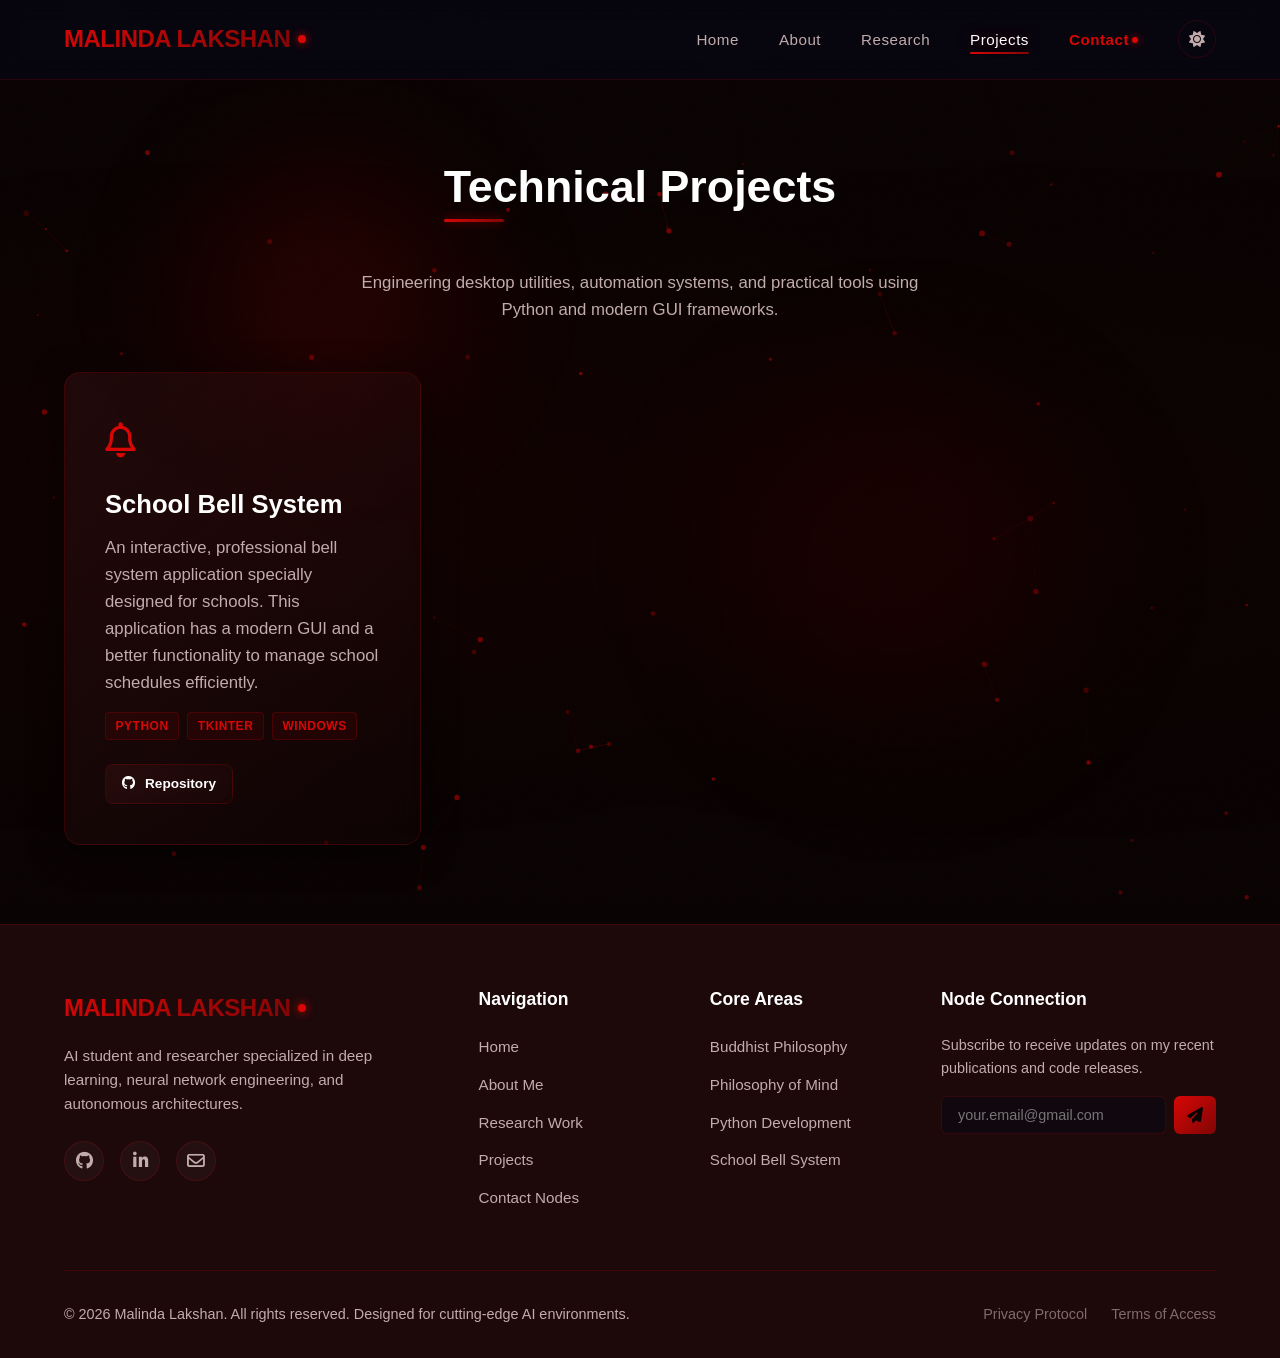
<file: projects.html>
<!DOCTYPE html>
<html lang="en">
<head>
  <meta charset="UTF-8">
  <meta name="viewport" content="width=device-width, initial-scale=1.0">
  <meta name="description" content="Technical portfolio, deep learning systems, computer vision libraries, and open-source packages created by Malinda Lakshan.">
  <meta name="author" content="Malinda Lakshan">
  <meta http-equiv="Content-Security-Policy" content="default-src 'self'; script-src 'self' https://cdnjs.cloudflare.com 'unsafe-inline'; style-src 'self' https://cdnjs.cloudflare.com https://fonts.googleapis.com 'unsafe-inline'; font-src 'self' https://cdnjs.cloudflare.com https://fonts.gstatic.com; img-src 'self' data:; connect-src 'self' https://api.web3forms.com; frame-ancestors 'none'; base-uri 'self';">

  <!-- Preconnect to external origins -->
  <link rel="preconnect" href="https://cdnjs.cloudflare.com" crossorigin>
  <link rel="preconnect" href="https://fonts.googleapis.com">
  <link rel="preconnect" href="https://fonts.gstatic.com" crossorigin>

  <!-- Favicon -->
  <link rel="icon" type="image/svg+xml" href="data:image/svg+xml,%3Csvg xmlns='http://www.w3.org/2000/svg' viewBox='0 0 32 32'%3E%3Ccircle cx='16' cy='16' r='14' fill='%23d80706'/%3E%3Ctext x='16' y='21' text-anchor='middle' fill='white' font-size='13' font-weight='bold' font-family='Arial'%3EML%3C/text%3E%3C/svg%3E">

  <!-- Open Graph / Social -->
  <meta property="og:type" content="website">
  <meta property="og:url" content="https://malindalakshan.github.io/projects.html">
  <meta property="og:title" content="Projects | Malinda Lakshan">
  <meta property="og:description" content="Technical portfolio, deep learning systems, computer vision libraries, and open-source packages created by Malinda Lakshan.">
  <meta property="og:image" content="assets/project-screenshots/school-bell/02_main_dashboard.png">
  <meta property="twitter:card" content="summary_large_image">
  <meta property="twitter:title" content="Projects | Malinda Lakshan">
  <meta property="twitter:description" content="Technical portfolio and open-source packages created by Malinda Lakshan.">
  <meta property="twitter:image" content="assets/project-screenshots/school-bell/02_main_dashboard.png">

  <title>Projects | Malinda Lakshan</title>
  
  <!-- CSS files -->
  <link rel="stylesheet" href="css/styles.css">
  <link rel="stylesheet" href="css/effects.css">
  
  <!-- FontAwesome Icons -->
  <link rel="stylesheet" href="https://cdnjs.cloudflare.com/ajax/libs/font-awesome/6.4.0/css/all.min.css">
  
  <style>
    .project-card-wrapper {
      transition: opacity 0.3s ease, transform 0.3s ease;
      opacity: 1;
    }
  </style>
</head>
<body>

  <!-- Skip to Content Link -->
  <a href="#main-content" class="skip-link">Skip to content</a>

  <!-- Scroll Progress Bar -->
  <div id="scroll-progress" class="scroll-progress-bar"></div>

  <!-- Background Canvas -->
  <canvas id="network-canvas" style="position: fixed; top: 0; left: 0; width: 100vw; height: 100vh; pointer-events: none; z-index: 1;"></canvas>

  <!-- Glowing blobs for background layout -->
  <div class="hero-glow-blob"></div>
  <div class="hero-glow-blob-2"></div>

  <!-- Header -->
  <header>
    <div class="nav-container">
      <a href="index.html" class="logo" id="header-logo">
        <span class="logo-text">MALINDA LAKSHAN</span><span class="logo-dot"></span>
      </a>
      <button class="hamburger" id="nav-toggle" aria-label="Toggle Navigation">
        <span></span>
        <span></span>
        <span></span>
      </button>
      <ul class="nav-menu">
        <li class="nav-item"><a href="index.html">Home</a></li>
        <li class="nav-item"><a href="about.html">About</a></li>
        <li class="nav-item"><a href="research.html">Research</a></li>
        <li class="nav-item active"><a href="projects.html">Projects</a></li>
        <li class="nav-item nav-item-cta"><a href="contact.html">Contact<span class="nav-cta-dot"></span></a></li>
        <li class="nav-item" style="list-style: none;">
          <button class="theme-toggle" id="theme-toggle" aria-label="Toggle theme">
            <i class="fa-solid fa-sun icon-sun"></i>
            <i class="fa-solid fa-moon icon-moon"></i>
          </button>
        </li>
      </ul>
    </div>
  </header>

  <!-- Mobile Nav Overlay -->
  <div class="nav-overlay" id="nav-overlay"></div>

  <!-- Main Content -->
  <main id="main-content" style="z-index: 2; position: relative;">
    <section id="neuro-sim" class="gradient-bg">
      <div class="container">
        <div style="text-align: center; margin-bottom: 3rem;">
          <h2>Technical Projects</h2>
          <p style="max-width: 600px; margin: 1rem auto 0 auto;" class="reveal">
            Engineering desktop utilities, automation systems, and practical tools using Python and modern GUI frameworks.
          </p>
        </div>

        <!-- Projects Grid -->
        <div class="project-grid reveal">
          
          <!-- Project 1 -->
          <div class="project-card-wrapper" data-category="SBS" id="cognitive-bot" data-project="school-bell">
            <div class="glass-card project-card project-card-clickable float-card">
              <div class="project-click-hint"><i class="fa-solid fa-expand"></i> View Details</div>
              <div style="font-size: 2.2rem; color: var(--accent-cyan); margin-bottom: 1.2rem;">
                <i class="fa-regular fa-bell"></i>
              </div>
              <h3>School Bell System</h3>
              <p>
                An interactive, professional bell system application specially designed for schools. This application has a modern GUI and a better functionality to manage school schedules efficiently.
              </p>
              <div class="project-tags">
                <span class="research-tag"><a href="https://www.python.org/">Python</a></span>
                <span class="research-tag"><a href="https://docs.python.org/3/library/tkinter.html">Tkinter</a></span>
                <span class="research-tag"><a href="https://learn.microsoft.com/en-us/windows/">Windows</a></span>
              </div>
              <div class="project-links">
                <a href="https://github.com/malindalakshan-git/School-Bell-System" class="btn btn-secondary" style="padding: 0.5rem 1rem; font-size: 0.85rem;"><i class="fa-brands fa-github"></i> Repository</a>
              </div>
            </div>
          </div>

        </div>
      </div>
    </section>
  </main>

  <!-- Footer -->
  <footer>
    <div class="container">
      <div class="footer-content">
        <div>
          <a href="index.html" class="logo footer-logo">
            <span class="logo-text">MALINDA LAKSHAN</span><span class="logo-dot"></span>
          </a>
          <p class="footer-desc">
            AI student and researcher specialized in deep learning, neural network engineering, and autonomous architectures.
          </p>
          <div class="footer-socials">
            <a href="https://github.com/malindalakshan-git" class="social-icon" target="_blank" aria-label="GitHub"><i class="fa-brands fa-github"></i></a>
            <a href="https://www.linkedin.com/in/malinda-lakshan-80937a413/" class="social-icon" target="_blank" aria-label="LinkedIn"><i class="fa-brands fa-linkedin-in"></i></a>
            <a href="mailto:malindalakshanbro@gmail.com" class="social-icon" aria-label="Email"><i class="fa-regular fa-envelope"></i></a>
          </div>
        </div>
        
        <div>
          <h4 class="footer-heading">Navigation</h4>
          <ul class="footer-links">
            <li><a href="index.html">Home</a></li>
            <li><a href="about.html">About Me</a></li>
            <li><a href="research.html">Research Work</a></li>
            <li><a href="projects.html">Projects</a></li>
            <li><a href="contact.html">Contact Nodes</a></li>
          </ul>
        </div>
        
        <div>
          <h4 class="footer-heading">Core Areas</h4>
          <ul class="footer-links">
            <li><a href="research.html#transformer-networks">Buddhist Philosophy</a></li>
            <li><a href="research.html#computer-vision">Philosophy of Mind</a></li>
            <li><a href="about.html#skills-section">Python Development</a></li>
            <li><a href="projects.html">School Bell System</a></li>
          </ul>
        </div>
        
        <div class="footer-subscribe">
          <h4 class="footer-heading">Node Connection</h4>
          <p>Subscribe to receive updates on my recent publications and code releases.</p>
          <form class="subscribe-form" action="https://api.web3forms.com/submit" method="POST">
            <input type="hidden" name="access_key" value="13e8e991-9d7e-4a86-88db-58048e05e40c">
            <input type="hidden" name="subject" value="New Newsletter Subscriber from Portfolio">
            <input type="checkbox" name="botcheck" style="display: none;">
            <input type="email" name="email" placeholder="your.email@gmail.com" class="subscribe-input" required aria-label="Email Address">
            <button type="submit" class="subscribe-btn" aria-label="Submit Subscription"><i class="fa-solid fa-paper-plane"></i></button>
          </form>
        </div>
      </div>
      
      <div class="footer-bottom">
        <div>
          &copy; 2026 Malinda Lakshan. All rights reserved. Designed for cutting-edge AI environments.
        </div>
        <div style="display: flex; gap: 1.5rem;">
          <span style="color: var(--text-muted); cursor: default;">Privacy Protocol</span>
          <span style="color: var(--text-muted); cursor: default;">Terms of Access</span>
        </div>
      </div>
    </div>
  </footer>

  <!-- Project Detail Modal -->
  <div id="project-modal" class="project-modal-overlay">
    <div class="project-modal-container">
      <button class="modal-close-btn" id="modal-close-btn" aria-label="Close">
        <i class="fa-solid fa-xmark"></i>
      </button>
      <div class="modal-gallery" id="modal-gallery">
        <div class="gallery-track" id="gallery-track"></div>
        <button class="gallery-nav gallery-prev" id="gallery-prev" aria-label="Previous">
          <i class="fa-solid fa-chevron-left"></i>
        </button>
        <button class="gallery-nav gallery-next" id="gallery-next" aria-label="Next">
          <i class="fa-solid fa-chevron-right"></i>
        </button>
        <div class="gallery-counter" id="gallery-counter">1 / 1</div>
        <div class="gallery-dots" id="gallery-dots"></div>
      </div>
      <div class="modal-body">
        <h2 class="modal-project-title" id="modal-project-title"></h2>
        <div class="modal-project-tags" id="modal-project-tags"></div>
        <p class="modal-project-desc" id="modal-project-desc"></p>
        <div class="modal-project-links" id="modal-project-links"></div>
      </div>
    </div>
  </div>

  <!-- Back to Top -->
  <button id="back-to-top" class="back-to-top" aria-label="Back to top">
    <i class="fa-solid fa-arrow-up"></i>
  </button>

  <!-- Background Noise Overlay -->
  <div class="noise-overlay"></div>

  <!-- Scripts -->
  <script src="js/network.js"></script>
  <script src="js/main.js"></script>

  <!-- Project Data & Modal Logic -->
  <script>
    const projectsData = {
      'school-bell': {
        title: 'School Bell System',
        description: 'An interactive, professional bell system application specially designed for schools. This application has a modern GUI and a better functionality to manage school schedules efficiently. The system provides automated bell scheduling, manual override controls, holiday management, and an intuitive dashboard for school administrators.',
        tags: ['Python', 'Tkinter', 'Windows'],
        links: [
          { icon: 'fa-brands fa-github', text: 'Repository', url: 'https://github.com/malindalakshan-git/School-Bell-System' }
        ],
        screenshots: [
          { src: 'assets/project-screenshots/school-bell/01_starting.png', label: 'Startup Screen' },
          { src: 'assets/project-screenshots/school-bell/02_main_dashboard.png', label: 'Main Dashboard' },
          { src: 'assets/project-screenshots/school-bell/03_create_new.png', label: 'Create New Schedule' },
          { src: 'assets/project-screenshots/school-bell/04_open_saved.png', label: 'Open Saved File' },
          { src: 'assets/project-screenshots/school-bell/05_running.png', label: 'System Running' },
          { src: 'assets/project-screenshots/school-bell/06_settings.png', label: 'Settings Panel' },
          { src: 'assets/project-screenshots/school-bell/07_about.png', label: 'About' }
        ]
      }
    };

    document.addEventListener('DOMContentLoaded', () => {
      const modal = document.getElementById('project-modal');
      const closeBtn = document.getElementById('modal-close-btn');
      const track = document.getElementById('gallery-track');
      const dots = document.getElementById('gallery-dots');
      const counter = document.getElementById('gallery-counter');
      const prevBtn = document.getElementById('gallery-prev');
      const nextBtn = document.getElementById('gallery-next');
      const titleEl = document.getElementById('modal-project-title');
      const tagsEl = document.getElementById('modal-project-tags');
      const descEl = document.getElementById('modal-project-desc');
      const linksEl = document.getElementById('modal-project-links');

      let currentIndex = 0;
      let totalSlides = 0;

      function openModal(projectId) {
        const project = projectsData[projectId];
        if (!project) return;

        currentIndex = 0;
        totalSlides = project.screenshots.length;
        renderGallery(project.screenshots);
        renderDetails(project);

        modal.classList.add('active');
        document.body.style.overflow = 'hidden';
      }

      function renderGallery(screenshots) {
        track.innerHTML = '';
        dots.innerHTML = '';

        screenshots.forEach((shot, i) => {
          const slide = document.createElement('div');
          slide.className = 'gallery-slide';

          if (shot.src) {
            const img = document.createElement('img');
            img.src = shot.src;
            img.alt = shot.label;
            img.className = 'gallery-img';
            img.loading = 'lazy';
            slide.appendChild(img);

            const label = document.createElement('div');
            label.className = 'gallery-label';
            label.textContent = shot.label;
            slide.appendChild(label);
          } else {
            slide.innerHTML = '<div class="gallery-placeholder"><i class="' + shot.icon + '"></i><span>' + shot.label + '</span></div>';
          }

          track.appendChild(slide);

          const dot = document.createElement('button');
          dot.className = 'gallery-dot' + (i === 0 ? ' active' : '');
          dot.setAttribute('data-index', i);
          dot.addEventListener('click', () => goToSlide(i));
          dots.appendChild(dot);
        });

        goToSlide(0);
      }

      function renderDetails(project) {
        titleEl.textContent = project.title;
        descEl.textContent = project.description;

        tagsEl.innerHTML = project.tags.map(t => '<span class="research-tag">' + t + '</span>').join('');

        linksEl.innerHTML = project.links.map(l =>
          '<a href="' + l.url + '" target="_blank" rel="noopener" class="btn btn-secondary" style="padding: 0.5rem 1rem; font-size: 0.85rem;"><i class="' + l.icon + '"></i> ' + l.text + '</a>'
        ).join('');
      }

      function goToSlide(index) {
        if (index < 0) index = totalSlides - 1;
        if (index >= totalSlides) index = 0;
        currentIndex = index;

        track.style.transform = 'translateX(-' + (index * 100) + '%)';
        counter.textContent = (index + 1) + ' / ' + totalSlides;

        document.querySelectorAll('.gallery-dot').forEach((d, i) => {
          d.classList.toggle('active', i === index);
        });
      }

      function closeModal() {
        modal.classList.remove('active');
        document.body.style.overflow = '';
      }

      // Event listeners
      closeBtn.addEventListener('click', closeModal);

      modal.addEventListener('click', (e) => {
        if (e.target === modal) closeModal();
      });

      document.addEventListener('keydown', (e) => {
        if (!modal.classList.contains('active')) return;
        if (e.key === 'Escape') closeModal();
        if (e.key === 'ArrowLeft') goToSlide(currentIndex - 1);
        if (e.key === 'ArrowRight') goToSlide(currentIndex + 1);
      });

      prevBtn.addEventListener('click', () => goToSlide(currentIndex - 1));
      nextBtn.addEventListener('click', () => goToSlide(currentIndex + 1));

      // Card click handlers
      document.querySelectorAll('[data-project]').forEach(card => {
        card.addEventListener('click', (e) => {
          if (e.target.closest('a') || e.target.closest('.btn')) return;
          openModal(card.getAttribute('data-project'));
        });
      });

      // Auto-open modal if URL has ?project=key
      const params = new URLSearchParams(window.location.search);
      const projectParam = params.get('project');
      if (projectParam && projectsData[projectParam]) {
        openModal(projectParam);
        // Scroll to top so modal is centered
        window.scrollTo(0, 0);
      }
    });
  </script>
</body>
</html>
</file>
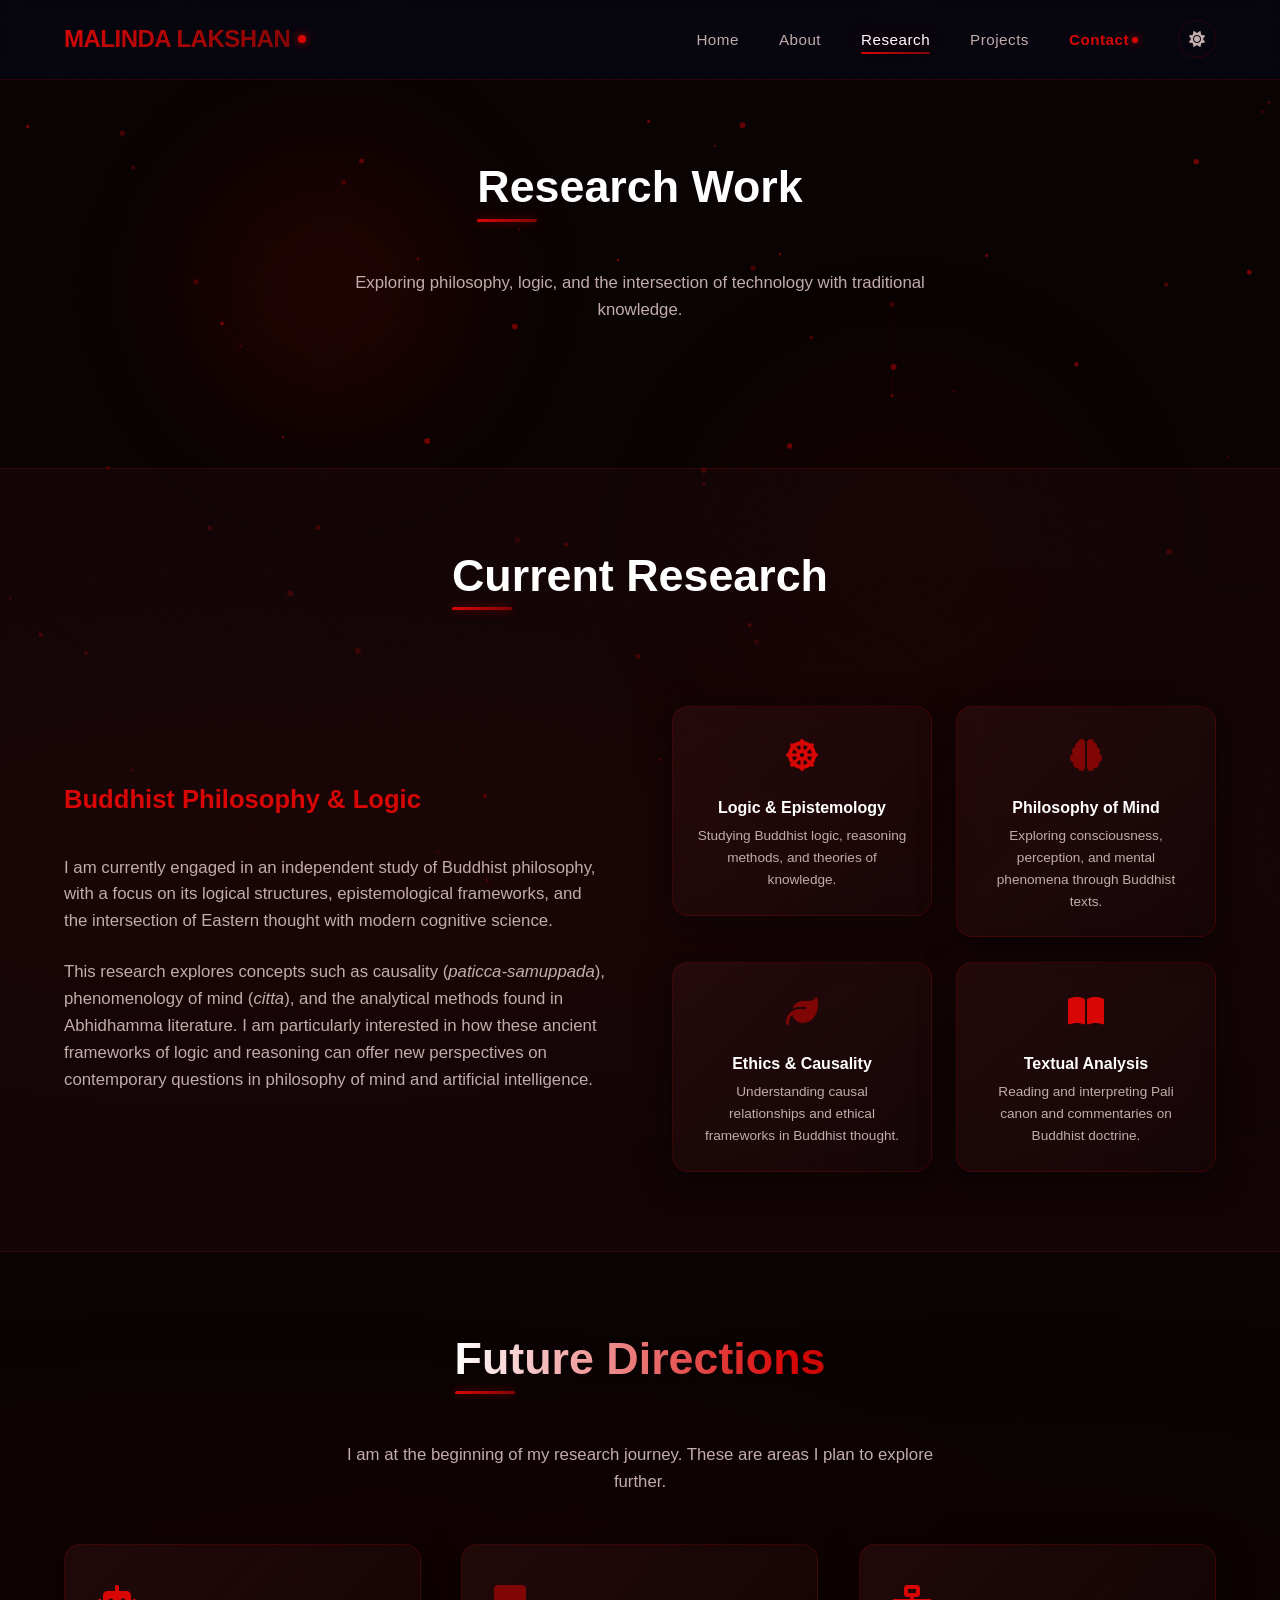
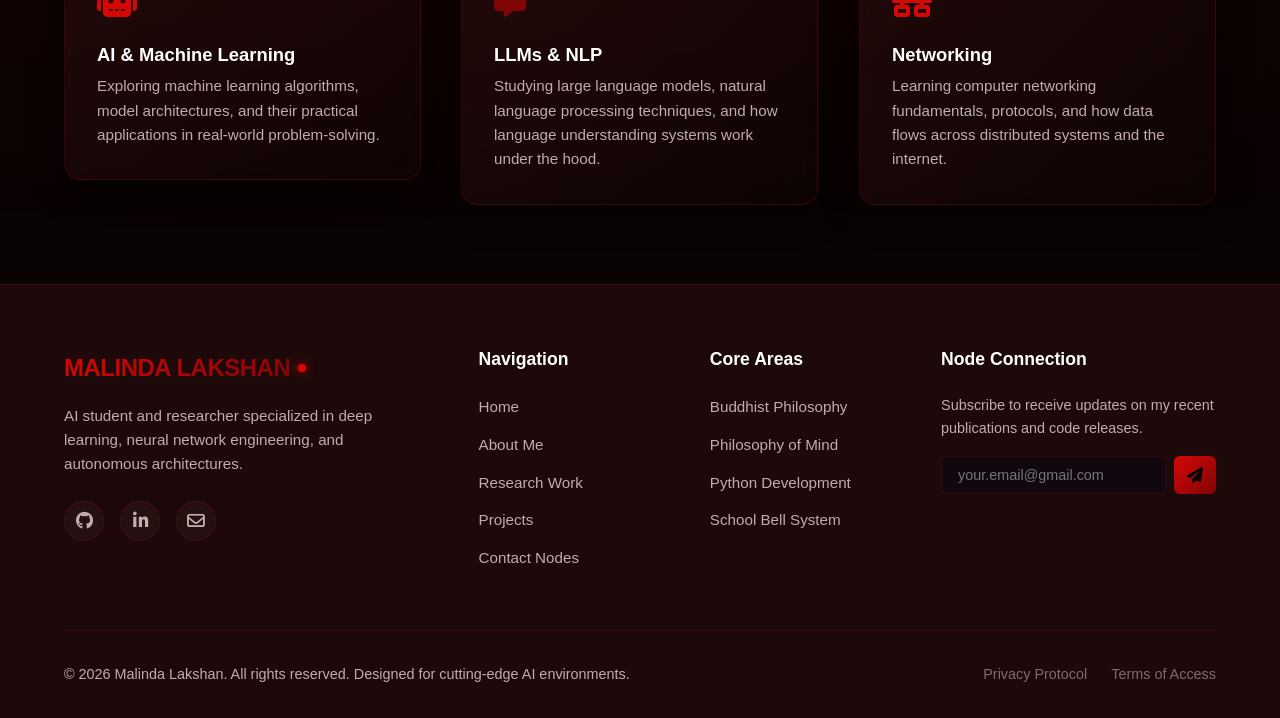
<file: research.html>
<!DOCTYPE html>
<html lang="en">
<head>
  <meta charset="UTF-8">
  <meta name="viewport" content="width=device-width, initial-scale=1.0">
  <meta name="description" content="Research publications, preprints, academic interests, and lab computing details of Malinda Lakshan. Explore current studies on deep learning models.">
  <meta name="author" content="Malinda Lakshan">
  <meta http-equiv="Content-Security-Policy" content="default-src 'self'; script-src 'self' https://cdnjs.cloudflare.com 'unsafe-inline'; style-src 'self' https://cdnjs.cloudflare.com https://fonts.googleapis.com 'unsafe-inline'; font-src 'self' https://cdnjs.cloudflare.com https://fonts.gstatic.com; img-src 'self' data:; connect-src 'self' https://api.web3forms.com; frame-ancestors 'none'; base-uri 'self';">

  <!-- Preconnect to external origins -->
  <link rel="preconnect" href="https://cdnjs.cloudflare.com" crossorigin>
  <link rel="preconnect" href="https://fonts.googleapis.com">
  <link rel="preconnect" href="https://fonts.gstatic.com" crossorigin>

  <!-- Favicon -->
  <link rel="icon" type="image/svg+xml" href="data:image/svg+xml,%3Csvg xmlns='http://www.w3.org/2000/svg' viewBox='0 0 32 32'%3E%3Ccircle cx='16' cy='16' r='14' fill='%23d80706'/%3E%3Ctext x='16' y='21' text-anchor='middle' fill='white' font-size='13' font-weight='bold' font-family='Arial'%3EML%3C/text%3E%3C/svg%3E">

  <!-- Open Graph / Social -->
  <meta property="og:type" content="website">
  <meta property="og:url" content="https://malindalakshan.github.io/research.html">
  <meta property="og:title" content="Research | Malinda Lakshan">
  <meta property="og:description" content="Research publications, preprints, academic interests, and lab computing details of Malinda Lakshan. Explore current studies on deep learning models.">
  <meta property="og:image" content="assets/malinda.jpeg">
  <meta property="twitter:card" content="summary_large_image">
  <meta property="twitter:title" content="Research | Malinda Lakshan">
  <meta property="twitter:description" content="Research publications and academic interests of Malinda Lakshan.">
  <meta property="twitter:image" content="assets/malinda.jpeg">

  <title>Research | Malinda Lakshan</title>
  
  <!-- CSS files -->
  <link rel="stylesheet" href="css/styles.css">
  <link rel="stylesheet" href="css/effects.css">
  
  <!-- FontAwesome Icons -->
  <link rel="stylesheet" href="https://cdnjs.cloudflare.com/ajax/libs/font-awesome/6.4.0/css/all.min.css">
</head>
<body>

  <!-- Skip to Content Link -->
  <a href="#main-content" class="skip-link">Skip to content</a>

  <!-- Scroll Progress Bar -->
  <div id="scroll-progress" class="scroll-progress-bar"></div>

  <!-- Background Canvas -->
  <canvas id="network-canvas" style="position: fixed; top: 0; left: 0; width: 100vw; height: 100vh; pointer-events: none; z-index: 1;"></canvas>

  <!-- Glowing blobs for background layout -->
  <div class="hero-glow-blob"></div>
  <div class="hero-glow-blob-2"></div>

  <!-- Header -->
  <header>
    <div class="nav-container">
      <a href="index.html" class="logo" id="header-logo">
        <span class="logo-text">MALINDA LAKSHAN</span><span class="logo-dot"></span>
      </a>
      <button class="hamburger" id="nav-toggle" aria-label="Toggle Navigation">
        <span></span>
        <span></span>
        <span></span>
      </button>
      <ul class="nav-menu">
        <li class="nav-item"><a href="index.html">Home</a></li>
        <li class="nav-item"><a href="about.html">About</a></li>
        <li class="nav-item active"><a href="research.html">Research</a></li>
        <li class="nav-item"><a href="projects.html">Projects</a></li>
        <li class="nav-item nav-item-cta"><a href="contact.html">Contact<span class="nav-cta-dot"></span></a></li>
        <li class="nav-item" style="list-style: none;">
          <button class="theme-toggle" id="theme-toggle" aria-label="Toggle theme">
            <i class="fa-solid fa-sun icon-sun"></i>
            <i class="fa-solid fa-moon icon-moon"></i>
          </button>
        </li>
      </ul>
    </div>
  </header>

  <!-- Mobile Nav Overlay -->
  <div class="nav-overlay" id="nav-overlay"></div>

  <!-- Main Content -->
  <main id="main-content" style="z-index: 2; position: relative;">
    <!-- Research Heading -->
    <section>
      <div class="container">
        <div style="text-align: center; margin-bottom: 4rem;">
          <h2>Research Work</h2>
          <p style="max-width: 600px; margin: 1rem auto 0 auto;" class="reveal">
            Exploring philosophy, logic, and the intersection of technology with traditional knowledge.
          </p>
        </div>
      </div>
    </section>

    <!-- Buddhism Research Section -->
    <section class="gradient-bg" style="background-color: var(--section-alt-bg); border-top: 1px solid var(--border-color); border-bottom: 1px solid var(--border-color);">
      <div class="container">
        <div style="text-align: center; margin-bottom: 4rem;">
          <h2>Current Research</h2>
        </div>

        <div class="grid-2 reveal">
          <div style="display: flex; flex-direction: column; justify-content: center; gap: 1.5rem;">
            <h3 style="color: var(--accent-cyan);">Buddhist Philosophy & Logic</h3>
            <p>
              I am currently engaged in an independent study of Buddhist philosophy, with a focus on its logical structures, epistemological frameworks, and the intersection of Eastern thought with modern cognitive science.
            </p>
            <p>
              This research explores concepts such as causality (<em>paticca-samuppada</em>), phenomenology of mind (<em>citta</em>), and the analytical methods found in Abhidhamma literature. I am particularly interested in how these ancient frameworks of logic and reasoning can offer new perspectives on contemporary questions in philosophy of mind and artificial intelligence.
            </p>
          </div>

          <div class="research-card-grid" style="display: grid; grid-template-columns: 1fr 1fr; gap: 1.5rem;">
            <div class="glass-card float-card" style="padding: 1.5rem; text-align: center;" id="transformer-networks">
              <div style="font-size: 2rem; color: var(--accent-cyan); margin-bottom: 1rem;"><i class="fa-solid fa-dharmachakra"></i></div>
              <h4 style="color: #ffffff; margin-bottom: 0.5rem; font-size: 1rem;">Logic & Epistemology</h4>
              <p style="font-size: 0.85rem;">Studying Buddhist logic, reasoning methods, and theories of knowledge.</p>
            </div>
            
            <div class="glass-card" style="padding: 1.5rem; text-align: center;" id="computer-vision">
              <div style="font-size: 2rem; color: var(--accent-purple); margin-bottom: 1rem;"><i class="fa-solid fa-brain"></i></div>
              <h4 style="color: #ffffff; margin-bottom: 0.5rem; font-size: 1rem;">Philosophy of Mind</h4>
              <p style="font-size: 0.85rem;">Exploring consciousness, perception, and mental phenomena through Buddhist texts.</p>
            </div>
            
            <div class="glass-card" style="padding: 1.5rem; text-align: center;">
              <div style="font-size: 2rem; color: var(--accent-purple); margin-bottom: 1rem;"><i class="fa-solid fa-leaf"></i></div>
              <h4 style="color: #ffffff; margin-bottom: 0.5rem; font-size: 1rem;">Ethics & Causality</h4>
              <p style="font-size: 0.85rem;">Understanding causal relationships and ethical frameworks in Buddhist thought.</p>
            </div>
            
            <div class="glass-card" style="padding: 1.5rem; text-align: center;">
              <div style="font-size: 2rem; color: var(--accent-cyan); margin-bottom: 1rem;"><i class="fa-solid fa-book-open"></i></div>
              <h4 style="color: #ffffff; margin-bottom: 0.5rem; font-size: 1rem;">Textual Analysis</h4>
              <p style="font-size: 0.85rem;">Reading and interpreting Pali canon and commentaries on Buddhist doctrine.</p>
            </div>
          </div>
        </div>
      </div>
    </section>

    <!-- Future Research Section -->
    <section class="gradient-bg">
      <div class="container">
        <div style="text-align: center; margin-bottom: 3rem;">
          <h2 class="text-shimmer">Future Directions</h2>
          <p style="max-width: 600px; margin: 1rem auto 0 auto;" class="reveal">
            I am at the beginning of my research journey. These are areas I plan to explore further.
          </p>
        </div>

        <div class="grid-3 reveal">
          <div class="glass-card float-card" style="text-align: left; padding: 2rem;">
            <div style="font-size: 2rem; color: var(--accent-cyan); margin-bottom: 1rem;"><i class="fa-solid fa-robot"></i></div>
            <h3 style="font-size: 1.15rem; margin-bottom: 0.5rem;">AI & Machine Learning</h3>
            <p style="font-size: 0.95rem;">
              Exploring machine learning algorithms, model architectures, and their practical applications in real-world problem-solving.
            </p>
          </div>
          
          <div class="glass-card float-card" style="text-align: left; padding: 2rem;">
            <div style="font-size: 2rem; color: var(--accent-purple); margin-bottom: 1rem;"><i class="fa-solid fa-message"></i></div>
            <h3 style="font-size: 1.15rem; margin-bottom: 0.5rem;">LLMs & NLP</h3>
            <p style="font-size: 0.95rem;">
              Studying large language models, natural language processing techniques, and how language understanding systems work under the hood.
            </p>
          </div>
          
          <div class="glass-card float-card" style="text-align: left; padding: 2rem;">
            <div style="font-size: 2rem; color: var(--accent-cyan); margin-bottom: 1rem;"><i class="fa-solid fa-network-wired"></i></div>
            <h3 style="font-size: 1.15rem; margin-bottom: 0.5rem;">Networking</h3>
            <p style="font-size: 0.95rem;">
              Learning computer networking fundamentals, protocols, and how data flows across distributed systems and the internet.
            </p>
          </div>
        </div>
      </div>
    </section>
  </main>

  <!-- Footer -->
  <footer>
    <div class="container">
      <div class="footer-content">
        <div>
          <a href="index.html" class="logo footer-logo">
            <span class="logo-text">MALINDA LAKSHAN</span><span class="logo-dot"></span>
          </a>
          <p class="footer-desc">
            AI student and researcher specialized in deep learning, neural network engineering, and autonomous architectures.
          </p>
          <div class="footer-socials">
            <a href="https://github.com/malindalakshan-git" class="social-icon" target="_blank" aria-label="GitHub"><i class="fa-brands fa-github"></i></a>
            <a href="https://www.linkedin.com/in/malinda-lakshan-80937a413/" class="social-icon" target="_blank" aria-label="LinkedIn"><i class="fa-brands fa-linkedin-in"></i></a>
            <a href="mailto:malindalakshanbro@gmail.com" class="social-icon" aria-label="Email"><i class="fa-regular fa-envelope"></i></a>
          </div>
        </div>
        
        <div>
          <h4 class="footer-heading">Navigation</h4>
          <ul class="footer-links">
            <li><a href="index.html">Home</a></li>
            <li><a href="about.html">About Me</a></li>
            <li><a href="research.html">Research Work</a></li>
            <li><a href="projects.html">Projects</a></li>
            <li><a href="contact.html">Contact Nodes</a></li>
          </ul>
        </div>
        
        <div>
          <h4 class="footer-heading">Core Areas</h4>
          <ul class="footer-links">
            <li><a href="research.html#transformer-networks">Buddhist Philosophy</a></li>
            <li><a href="research.html#computer-vision">Philosophy of Mind</a></li>
            <li><a href="about.html#skills-section">Python Development</a></li>
            <li><a href="projects.html">School Bell System</a></li>
          </ul>
        </div>
        
        <div class="footer-subscribe">
          <h4 class="footer-heading">Node Connection</h4>
          <p>Subscribe to receive updates on my recent publications and code releases.</p>
          <form class="subscribe-form" action="https://api.web3forms.com/submit" method="POST">
            <input type="hidden" name="access_key" value="13e8e991-9d7e-4a86-88db-58048e05e40c">
            <input type="hidden" name="subject" value="New Newsletter Subscriber from Portfolio">
            <input type="checkbox" name="botcheck" style="display: none;">
            <input type="email" name="email" placeholder="your.email@gmail.com" class="subscribe-input" required aria-label="Email Address">
            <button type="submit" class="subscribe-btn" aria-label="Submit Subscription"><i class="fa-solid fa-paper-plane"></i></button>
          </form>
        </div>
      </div>
      
      <div class="footer-bottom">
        <div>
          &copy; 2026 Malinda Lakshan. All rights reserved. Designed for cutting-edge AI environments.
        </div>
        <div style="display: flex; gap: 1.5rem;">
          <span style="color: var(--text-muted); cursor: default;">Privacy Protocol</span>
          <span style="color: var(--text-muted); cursor: default;">Terms of Access</span>
        </div>
      </div>
    </div>
  </footer>

  <!-- Back to Top -->
  <button id="back-to-top" class="back-to-top" aria-label="Back to top">
    <i class="fa-solid fa-arrow-up"></i>
  </button>

  <!-- Background Noise Overlay -->
  <div class="noise-overlay"></div>

  <!-- Scripts -->
  <script src="js/network.js"></script>
  <script src="js/main.js"></script>
</body>
</html>
</file>
<file: css/styles.css>
/* 
   Malinda Lakshan - Design System & Global Stylesheet
   Theme: Cyberpunk AI Researcher (Deep Space Dark Mode)
*/

@import url('https://fonts.googleapis.com/css2?family=Inter:wght@300;400;500;600;700&family=Outfit:wght@300;400;500;600;700;800&family=Space+Grotesk:wght@400;500;600;700&display=swap');

:root {
  /* Typography */
  --font-body: 'Inter', -apple-system, BlinkMacSystemFont, 'Segoe UI', sans-serif;
  --font-heading: 'Outfit', 'Inter', -apple-system, BlinkMacSystemFont, sans-serif;

  /* Colors - Dark theme (default) */
  --bg-primary: #0a0303;
  --bg-secondary: #1d090a;
  --bg-card: rgba(51, 16, 17, 0.7);
  --accent-cyan: #d80706;
  --accent-purple: #800505;
  --accent-purple-rgb: 128, 5, 5;
  --accent-cyan-rgb: 216, 7, 6;
  --text-primary: #ffffff;
  --text-secondary: #c2acac;
  --text-muted: #806b6c;
  --border-color: rgba(216, 7, 6, 0.18);
  --border-glow: rgba(216, 7, 6, 0.3);
  
  /* Gradients */
  --gradient-cyber: linear-gradient(135deg, var(--accent-cyan) 0%, var(--accent-purple) 100%);
  --gradient-dark: linear-gradient(180deg, var(--bg-primary) 0%, var(--bg-secondary) 100%);
  --gradient-card: linear-gradient(135deg, rgba(51, 16, 17, 0.5) 0%, rgba(29, 9, 10, 0.25) 100%);
  
  /* Shadows */
  --shadow-glow: 0 0 20px rgba(216, 7, 6, 0.3);
  --shadow-glow-purple: 0 0 20px rgba(128, 5, 5, 0.3);
  --shadow-card: 0 8px 32px 0 rgba(0, 0, 0, 0.55);
  
  /* Spacing */
  --nav-height: 80px;
  --transition-smooth: all 0.3s cubic-bezier(0.4, 0, 0.2, 1);
  --transition-fast: all 0.15s ease;

  /* Theme-aware helpers */
  --section-alt-bg: rgba(29, 9, 10, 0.5);
}

[data-theme="light"] {
  --bg-primary: #f8f6f6;
  --bg-secondary: #ffffff;
  --bg-card: rgba(255, 255, 255, 0.85);
  --accent-cyan: #c0392b;
  --accent-purple: #922b21;
  --accent-purple-rgb: 146, 43, 33;
  --accent-cyan-rgb: 192, 57, 43;
  --text-primary: #1a1a1a;
  --text-secondary: #4a4a4a;
  --text-muted: #888888;
  --border-color: rgba(192, 57, 43, 0.15);
  --border-glow: rgba(192, 57, 43, 0.2);
  --gradient-card: linear-gradient(135deg, rgba(255, 255, 255, 0.9) 0%, rgba(245, 245, 245, 0.7) 100%);
  --shadow-glow: 0 0 20px rgba(192, 57, 43, 0.2);
  --shadow-glow-purple: 0 0 20px rgba(146, 43, 33, 0.2);
  --shadow-card: 0 8px 32px 0 rgba(0, 0, 0, 0.1);
  --section-alt-bg: rgba(240, 240, 245, 0.8);
}


/* Reset & Base Styles */
* {
  margin: 0;
  padding: 0;
  box-sizing: border-box;
}

img, video {
  max-width: 100%;
  height: auto;
}

html {
  scroll-behavior: smooth;
  overflow-x: hidden;
}

body {
  background-color: var(--bg-primary);
  color: var(--text-secondary);
  font-family: var(--font-body);
  line-height: 1.6;
  min-height: 100vh;
  display: flex;
  flex-direction: column;
  overflow-x: hidden;
  position: relative;
}

/* Custom Scrollbar */
::-webkit-scrollbar {
  width: 8px;
  height: 8px;
}

::-webkit-scrollbar-track {
  background: var(--bg-primary);
}

::-webkit-scrollbar-thumb {
  background: rgba(255, 255, 255, 0.1);
  border-radius: 4px;
  border: 1px solid var(--border-color);
}

[data-theme="light"] ::-webkit-scrollbar-thumb {
  background: rgba(0, 0, 0, 0.15);
}

::-webkit-scrollbar-thumb:hover {
  background: var(--gradient-cyber);
}

/* Typography */
h1, h2, h3, h4, h5, h6 {
  color: var(--text-primary);
  font-family: var(--font-heading);
  font-weight: 700;
  line-height: 1.2;
}

h1 {
  font-size: clamp(2.5rem, 5vw, 4.5rem);
}

h2 {
  font-size: clamp(2rem, 3.5vw, 3rem);
  position: relative;
  margin-bottom: 2.5rem;
  display: inline-block;
}

h2::after {
  content: '';
  position: absolute;
  left: 0;
  bottom: -8px;
  width: 60px;
  height: 3px;
  background: var(--gradient-cyber);
  border-radius: 2px;
  box-shadow: 0 0 10px rgba(var(--accent-cyan-rgb), 0.5);
}

h3 {
  font-size: clamp(1.25rem, 2vw, 1.75rem);
  margin-bottom: 1rem;
}

p {
  font-size: 1.05rem;
  color: var(--text-secondary);
}

a {
  color: inherit;
  text-decoration: none;
  transition: var(--transition-fast);
}

/* Header & Navigation */
header {
  position: fixed;
  top: 0;
  left: 0;
  width: 100%;
  height: var(--nav-height);
  background-color: rgba(6, 8, 20, 0.7);
  backdrop-filter: blur(12px);
  -webkit-backdrop-filter: blur(12px);
  border-bottom: 1px solid var(--border-color);
  z-index: 1000;
  display: flex;
  align-items: center;
  transition: var(--transition-smooth);
}

[data-theme="light"] header {
  background-color: rgba(255, 255, 255, 0.85);
}

header.scrolled {
  height: 70px;
  background-color: rgba(6, 8, 20, 0.85);
  border-bottom: 1px solid rgba(var(--accent-cyan-rgb), 0.15);
}

[data-theme="light"] header.scrolled {
  background-color: rgba(255, 255, 255, 0.95);
  border-bottom: 1px solid var(--border-color);
}

.nav-container {
  width: 90%;
  max-width: 1200px;
  margin: 0 auto;
  display: flex;
  justify-content: space-between;
  align-items: center;
}

.logo {
  font-family: var(--font-heading);
  font-size: 1.5rem;
  font-weight: 800;
  letter-spacing: -0.5px;
  display: flex;
  align-items: center;
  gap: 8px;
}

.logo-text {
  background: var(--gradient-cyber);
  -webkit-background-clip: text;
  -webkit-text-fill-color: transparent;
  background-clip: text;
}

.logo-dot {
  width: 8px;
  height: 8px;
  background-color: var(--accent-cyan);
  border-radius: 50%;
  display: inline-block;
  box-shadow: 0 0 10px var(--accent-cyan);
  animation: pulse-glow 2s infinite;
}

.nav-menu {
  display: flex;
  gap: 2.5rem;
  list-style: none;
  align-items: center;
}

.nav-item a {
  font-family: var(--font-heading);
  font-weight: 500;
  font-size: 0.95rem;
  color: var(--text-secondary);
  letter-spacing: 0.5px;
  position: relative;
  padding: 6px 0;
}

.nav-item a::after {
  content: '';
  position: absolute;
  bottom: 0;
  left: 0;
  width: 100%;
  height: 2px;
  background: var(--gradient-cyber);
  border-radius: 2px;
  transform: scaleX(0);
  transform-origin: left;
  transition: transform 0.35s cubic-bezier(0.4, 0, 0.2, 1);
}

.nav-item a:hover {
  color: var(--text-primary);
}

.nav-item a:hover::after,
.nav-item.active a::after {
  transform: scaleX(1);
}

.nav-item.active a {
  color: var(--text-primary);
  text-shadow: 0 0 15px rgba(var(--accent-cyan-rgb), 0.4);
}

/* Highlighted Contact nav item */
.nav-item-cta a {
  color: var(--accent-cyan);
  font-weight: 600;
}

.nav-item-cta a:hover {
  color: var(--accent-purple);
}

.nav-item-cta .nav-cta-dot {
  display: inline-block;
  width: 6px;
  height: 6px;
  border-radius: 50%;
  background: var(--accent-cyan);
  box-shadow: 0 0 8px var(--accent-cyan);
  animation: cta-dot-pulse 1.5s ease-in-out infinite;
  margin-left: 3px;
  vertical-align: middle;
  position: relative;
  top: -1px;
}

@keyframes cta-dot-pulse {
  0%, 100% { opacity: 0.4; box-shadow: 0 0 4px var(--accent-cyan); }
  50% { opacity: 1; box-shadow: 0 0 12px var(--accent-cyan); }
}

.hamburger {
  display: none;
  cursor: pointer;
  background: none;
  border: none;
  outline: none;
}

.hamburger span {
  display: block;
  width: 25px;
  height: 2px;
  background-color: var(--text-primary);
  margin: 5px 0;
  transition: var(--transition-smooth);
}

/* Page Containers */
main {
  margin-top: var(--nav-height);
  flex-grow: 1;
}

section {
  padding: 5rem 0;
  position: relative;
}

.container {
  width: 90%;
  max-width: 1200px;
  margin: 0 auto;
  z-index: 2;
  position: relative;
}

/* Common Layout Components */
.grid-2 {
  display: grid;
  grid-template-columns: repeat(2, 1fr);
  gap: 4rem;
  align-items: center;
}

.grid-3 {
  display: grid;
  grid-template-columns: repeat(3, 1fr);
  gap: 2.5rem;
}

/* Buttons */
.btn {
  display: inline-flex;
  align-items: center;
  justify-content: center;
  padding: 0.8rem 2rem;
  font-family: var(--font-heading);
  font-size: 0.95rem;
  font-weight: 600;
  border-radius: 8px;
  cursor: pointer;
  transition: var(--transition-smooth);
  position: relative;
  overflow: hidden;
  gap: 10px;
}

.btn-primary {
  background: var(--gradient-cyber);
  color: var(--bg-primary);
  border: none;
  box-shadow: var(--shadow-glow);
}

.btn-primary:hover {
  transform: translateY(-3px);
  box-shadow: 0 0 30px rgba(var(--accent-cyan-rgb), 0.45);
  color: var(--bg-primary);
}

.btn-secondary {
  background: transparent;
  color: var(--text-primary);
  border: 1px solid var(--border-color);
  background-image: var(--gradient-card);
  backdrop-filter: blur(10px);
}

.btn-secondary:hover {
  border-color: var(--accent-cyan);
  box-shadow: var(--shadow-glow);
  transform: translateY(-3px);
}

.btn:active {
  transform: translateY(-1px);
}

/* Footer Section */
footer {
  background-color: var(--bg-secondary);
  border-top: 1px solid var(--border-color);
  padding: 4rem 0 2rem 0;
  position: relative;
  z-index: 10;
}

.footer-content {
  display: grid;
  grid-template-columns: 2fr 1fr 1fr 1.5fr;
  gap: 3rem;
  margin-bottom: 3rem;
}

.footer-logo {
  margin-bottom: 1rem;
}

.footer-desc {
  max-width: 320px;
  font-size: 0.95rem;
  color: var(--text-secondary);
}

.footer-heading {
  font-size: 1.1rem;
  font-weight: 600;
  margin-bottom: 1.5rem;
  position: relative;
}

.footer-links {
  list-style: none;
}

.footer-links li {
  margin-bottom: 0.75rem;
}

.footer-links a {
  color: var(--text-secondary);
  font-size: 0.95rem;
}

.footer-links a:hover {
  color: var(--text-primary);
  padding-left: 5px;
}

.footer-socials {
  display: flex;
  gap: 1rem;
  margin-top: 1.5rem;
}

.social-icon {
  width: 40px;
  height: 40px;
  border-radius: 50%;
  background-color: rgba(255, 255, 255, 0.03);
  border: 1px solid var(--border-color);
  display: flex;
  align-items: center;
  justify-content: center;
  color: var(--text-secondary);
  font-size: 1.1rem;
  transition: var(--transition-smooth);
}

[data-theme="light"] .social-icon {
  background-color: rgba(0, 0, 0, 0.03);
}

.social-icon:hover {
  background: var(--gradient-cyber);
  color: var(--bg-primary);
  border-color: transparent;
  transform: translateY(-3px);
  box-shadow: var(--shadow-glow);
}

.footer-subscribe p {
  font-size: 0.9rem;
  margin-bottom: 1rem;
}

.subscribe-form {
  display: flex;
  gap: 0.5rem;
}

.subscribe-input {
  flex-grow: 1;
  background-color: rgba(6, 8, 20, 0.5);
  border: 1px solid var(--border-color);
  border-radius: 6px;
  padding: 0.6rem 1rem;
  color: var(--text-primary);
  font-family: var(--font-body);
  font-size: 0.9rem;
  outline: none;
  transition: var(--transition-fast);
}

[data-theme="light"] .subscribe-input {
  background-color: rgba(240, 240, 240, 0.8);
}

.subscribe-input:focus {
  border-color: var(--accent-cyan);
  box-shadow: 0 0 10px rgba(var(--accent-cyan-rgb), 0.1);
}

.subscribe-btn {
  background: var(--gradient-cyber);
  border: none;
  border-radius: 6px;
  width: 42px;
  display: flex;
  align-items: center;
  justify-content: center;
  cursor: pointer;
  color: var(--bg-primary);
  font-size: 1rem;
  transition: var(--transition-smooth);
}

.subscribe-btn:hover {
  box-shadow: var(--shadow-glow);
}

.footer-bottom {
  border-top: 1px solid var(--border-color);
  padding-top: 2rem;
  display: flex;
  justify-content: space-between;
  align-items: center;
  font-size: 0.9rem;
}

/* Theme Toggle Button */
.theme-toggle {
  background: none;
  border: 1px solid var(--border-color);
  width: 38px;
  height: 38px;
  border-radius: 50%;
  display: flex;
  align-items: center;
  justify-content: center;
  cursor: pointer;
  color: var(--text-secondary);
  font-size: 1rem;
  transition: var(--transition-smooth);
  position: relative;
}

.theme-toggle:hover {
  color: var(--text-primary);
  border-color: var(--accent-cyan);
  box-shadow: 0 0 12px rgba(216, 7, 6, 0.15);
}

[data-theme="light"] .theme-toggle:hover {
  box-shadow: 0 0 12px rgba(192, 57, 43, 0.15);
}

.theme-toggle .icon-sun,
.theme-toggle .icon-moon {
  position: absolute;
  transition: var(--transition-smooth);
}

.theme-toggle .icon-sun {
  opacity: 1;
  transform: rotate(0deg) scale(1);
}

.theme-toggle .icon-moon {
  opacity: 0;
  transform: rotate(90deg) scale(0);
}

[data-theme="light"] .theme-toggle .icon-sun {
  opacity: 0;
  transform: rotate(-90deg) scale(0);
}

[data-theme="light"] .theme-toggle .icon-moon {
  opacity: 1;
  transform: rotate(0deg) scale(1);
}

/* Animations */
@keyframes pulse-glow {
  0% {
    box-shadow: 0 0 5px var(--accent-cyan);
    opacity: 0.8;
  }
  50% {
    box-shadow: 0 0 20px var(--accent-cyan);
    opacity: 1;
  }
  100% {
    box-shadow: 0 0 5px var(--accent-cyan);
    opacity: 0.8;
  }
}

/* ========================================================
   [01] CORE_MATRIX & [02] FEATURED_NODES
   Theme-matched sections
   ======================================================== */

.core-matrix-section h2,
.featured-nodes-section h2 {
  font-size: clamp(1.3rem, 2.5vw, 1.7rem);
  margin-bottom: 2rem;
  text-align: center;
  display: block;
}

.core-matrix-section h2::after,
.featured-nodes-section h2::after {
  width: 40px;
  height: 2px;
  bottom: -6px;
  left: 50%;
  transform: translateX(-50%);
}

.section-terminal-header {
  font-size: 0.9rem;
  color: var(--text-muted);
  margin-bottom: 2rem;
}

.term-prompt {
  color: var(--accent-cyan);
  font-weight: 700;
  margin-right: 0.5rem;
}

/* ------------------------------------------------
   CORE_MATRIX - Index page skill cards
   ------------------------------------------------ */
.core-matrix-section .skills-grid {
  display: grid;
  grid-template-columns: repeat(3, 1fr);
  gap: 2.5rem;
}

.core-matrix-section .skill-card {
  background: var(--gradient-card);
  backdrop-filter: blur(12px);
  -webkit-backdrop-filter: blur(12px);
  border: 1px solid var(--border-color);
  border-radius: 16px;
  padding: 2.5rem;
  box-shadow: var(--shadow-card);
  transition: var(--transition-smooth);
  position: relative;
  overflow: hidden;
  cursor: pointer;
}

.core-matrix-section .skill-card:hover {
  transform: translateY(-5px);
  border-color: rgba(var(--accent-cyan-rgb), 0.3);
  box-shadow: 0 12px 40px 0 rgba(var(--accent-cyan-rgb), 0.08);
}

.core-matrix-section .skill-card-icon {
  width: 48px;
  height: 48px;
  border-radius: 12px;
  background: rgba(var(--accent-cyan-rgb), 0.1);
  border: 1px solid rgba(var(--accent-cyan-rgb), 0.2);
  display: flex;
  align-items: center;
  justify-content: center;
  font-size: 1.3rem;
  color: var(--accent-cyan);
  margin-bottom: 1.5rem;
  transition: var(--transition-smooth);
}

.core-matrix-section .skill-card:hover .skill-card-icon {
  background: rgba(var(--accent-cyan-rgb), 0.18);
  box-shadow: 0 0 18px rgba(var(--accent-cyan-rgb), 0.2);
}

.core-matrix-section .skill-card-title {
  font-size: clamp(1.15rem, 1.8vw, 1.5rem);
  font-weight: 700;
  margin-bottom: 0.75rem;
  color: var(--text-primary);
}

.core-matrix-section .skill-tech-list {
  font-size: 0.75rem;
  font-weight: 600;
  color: var(--accent-cyan);
  background: rgba(var(--accent-cyan-rgb), 0.08);
  border: 1px solid rgba(var(--accent-cyan-rgb), 0.2);
  border-radius: 4px;
  padding: 0.25rem 0.65rem;
  margin-bottom: 1.25rem;
  display: inline-block;
  text-transform: uppercase;
  letter-spacing: 0.5px;
}

.core-matrix-section .skill-card-desc {
  font-size: 0.95rem;
  color: var(--text-secondary);
  line-height: 1.65;
}

/* ------------------------------------------------
   FEATURED_NODES - Vertical project list
   ------------------------------------------------ */
.featured-nodes-section .section-terminal-header {
  margin-bottom: 1.5rem;
}

.projects-node-list {
  display: flex;
  flex-direction: column;
  gap: 2.5rem;
}

.project-node-card {
  background: var(--gradient-card);
  backdrop-filter: blur(12px);
  -webkit-backdrop-filter: blur(12px);
  border: 1px solid var(--border-color);
  border-radius: 16px;
  overflow: hidden;
  box-shadow: var(--shadow-card);
  transition: var(--transition-smooth);
}

.project-node-card:hover {
  transform: translateY(-5px);
  border-color: rgba(var(--accent-cyan-rgb), 0.3);
  box-shadow: 0 12px 40px 0 rgba(var(--accent-cyan-rgb), 0.08);
}

.node-status-bar {
  display: flex;
  align-items: center;
  gap: 0.75rem;
  padding: 0.65rem 1.5rem;
  background: rgba(0, 0, 0, 0.3);
  border-bottom: 1px solid var(--border-color);
}

[data-theme="light"] .node-status-bar {
  background: rgba(255, 255, 255, 0.6);
}

.node-indicator {
  width: 10px;
  height: 10px;
  border-radius: 50%;
  flex-shrink: 0;
  position: relative;
}

.node-indicator.online {
  background-color: var(--accent-cyan);
  box-shadow: 0 0 8px var(--accent-cyan), 0 0 20px rgba(var(--accent-cyan-rgb), 0.35);
  animation: node-glow-pulse 2s infinite;
}

@keyframes node-glow-pulse {
  0%, 100% { box-shadow: 0 0 6px var(--accent-cyan), 0 0 14px rgba(var(--accent-cyan-rgb), 0.25); }
  50% { box-shadow: 0 0 12px var(--accent-cyan), 0 0 28px rgba(var(--accent-cyan-rgb), 0.45); }
}

.node-label {
  font-family: 'Courier New', monospace;
  font-size: 0.8rem;
  color: var(--text-muted);
  letter-spacing: 0.5px;
  font-weight: 600;
}

.node-body {
  padding: 2rem 2.5rem;
}

.node-title {
  font-size: clamp(1.15rem, 1.8vw, 1.5rem);
  font-weight: 700;
  margin-bottom: 0.85rem;
  color: var(--text-primary);
}

.node-desc {
  font-size: 0.95rem;
  color: var(--text-secondary);
  line-height: 1.65;
  margin-bottom: 1.5rem;
}

.node-actions {
  display: flex;
  gap: 1rem;
  flex-wrap: wrap;
}

.node-btn {
  display: inline-flex;
  align-items: center;
  justify-content: center;
  gap: 0.5rem;
  padding: 0.7rem 1.75rem;
  font-family: var(--font-heading);
  font-size: 0.9rem;
  font-weight: 600;
  border-radius: 8px;
  cursor: pointer;
  transition: var(--transition-smooth);
  text-decoration: none;
}

.node-btn-primary {
  background: transparent;
  color: var(--accent-cyan);
  border: 1px solid rgba(var(--accent-cyan-rgb), 0.5);
  backdrop-filter: blur(10px);
}

.node-btn-primary:hover {
  background: var(--gradient-cyber);
  color: var(--bg-primary);
  border-color: transparent;
  box-shadow: var(--shadow-glow);
  transform: translateY(-3px);
}

.node-btn-ghost {
  background: transparent;
  color: var(--text-secondary);
  border: 1px solid var(--border-color);
  background-image: var(--gradient-card);
  backdrop-filter: blur(10px);
}

.node-btn-ghost:hover {
  color: var(--text-primary);
  border-color: var(--accent-cyan);
  box-shadow: var(--shadow-glow);
  transform: translateY(-3px);
}

/* ------------------------------------------------
   Responsive overrides
   ------------------------------------------------ */
@media (max-width: 768px) {
  .node-body {
    padding: 1.5rem 1.5rem 2rem;
  }

  .node-actions {
    flex-direction: column;
  }

  .node-btn {
    width: 100%;
    justify-content: center;
  }

  .core-matrix-section .skills-grid {
    grid-template-columns: 1fr;
    gap: 1.5rem;
  }
}

/* Responsive Breakpoints */
@media (max-width: 1024px) {
  .footer-content {
    grid-template-columns: repeat(2, 1fr);
    gap: 3rem;
  }
}

@media (max-width: 768px) {
  .grid-2 {
    grid-template-columns: 1fr;
    gap: 3rem;
  }
  
  .grid-3 {
    grid-template-columns: 1fr;
    gap: 2rem;
  }
  
  .hamburger {
    display: block;
  }

  /* Nav overlay backdrop */
  .nav-overlay {
    position: fixed;
    inset: 0;
    z-index: 998;
    background: rgba(0, 0, 0, 0.6);
    backdrop-filter: blur(4px);
    -webkit-backdrop-filter: blur(4px);
    opacity: 0;
    pointer-events: none;
    transition: opacity 0.35s ease;
  }

  .nav-overlay.active {
    opacity: 1;
    pointer-events: auto;
  }

  .nav-menu {
    position: fixed;
    top: var(--nav-height);
    right: -100%;
    width: 280px;
    height: calc(100vh - var(--nav-height));
    background-color: rgba(10, 3, 3, 0.96);
    backdrop-filter: blur(20px);
    -webkit-backdrop-filter: blur(20px);
    border-left: 1px solid var(--border-color);
    flex-direction: column;
    padding: 2.5rem 1.5rem;
    gap: 0.5rem;
    align-items: stretch;
    transition: right 0.4s cubic-bezier(0.4, 0, 0.2, 1);
    z-index: 999;
  }

  [data-theme="light"] .nav-menu {
    background-color: rgba(248, 246, 246, 0.97);
  }

  .nav-menu.active {
    right: 0;
  }

  .nav-menu .nav-item {
    opacity: 0;
    transform: translateX(20px);
    transition: opacity 0.4s ease, transform 0.4s ease;
  }

  .nav-menu.active .nav-item {
    opacity: 1;
    transform: translateX(0);
  }

  .nav-menu .nav-item:nth-child(1) { transition-delay: 0.05s; }
  .nav-menu .nav-item:nth-child(2) { transition-delay: 0.10s; }
  .nav-menu .nav-item:nth-child(3) { transition-delay: 0.15s; }
  .nav-menu .nav-item:nth-child(4) { transition-delay: 0.20s; }
  .nav-menu .nav-item:nth-child(5) { transition-delay: 0.25s; }
  .nav-menu .nav-item:nth-child(6) { transition-delay: 0.30s; }

  .nav-menu .nav-item a {
    display: block;
    padding: 0.75rem 1rem;
    border-radius: 8px;
    font-size: 1rem;
    transition: var(--transition-smooth);
  }

  .nav-menu .nav-item a:hover {
    background: rgba(var(--accent-cyan-rgb), 0.08);
    padding-left: 1.25rem;
  }

  .nav-menu .nav-item.active a {
    background: rgba(var(--accent-cyan-rgb), 0.12);
    color: var(--accent-cyan);
  }

  .nav-menu .theme-toggle {
    margin-top: 0.5rem;
    width: 100%;
    border-radius: 8px;
    padding: 0.75rem;
    height: auto;
    justify-content: flex-start;
    gap: 0.75rem;
    font-size: 1rem;
    border: 1px solid var(--border-color);
  }

  .nav-menu .theme-toggle .icon-sun,
  .nav-menu .theme-toggle .icon-moon {
    position: relative;
    display: inline-flex;
    align-items: center;
    justify-content: center;
    width: 1.25rem;
    height: 1.25rem;
  }

  .nav-menu .theme-toggle::after {
    content: attr(data-label);
    font-family: var(--font-heading);
    font-weight: 500;
    color: var(--text-secondary);
  }

  .hamburger.active span:nth-child(1) {
    transform: translateY(7px) rotate(45deg);
  }

  .hamburger.active span:nth-child(2) {
    opacity: 0;
  }

  .hamburger.active span:nth-child(3) {
    transform: translateY(-7px) rotate(-45deg);
  }

  html.nav-open {
    overflow: hidden;
  }
  
  .footer-content {
    grid-template-columns: 1fr;
    gap: 2rem;
  }
  
  .footer-bottom {
    flex-direction: column;
    gap: 1rem;
    text-align: center;
  }
}

/* ========================================================
   Enhanced Responsive Breakpoints
   ======================================================== */

@media (max-width: 1024px) {
  .hero-section .grid-2 {
    gap: 2.5rem;
  }

  .nav-menu {
    gap: 1.5rem;
  }

  .hero-image-main {
    width: 280px;
  }
}

@media (max-width: 600px) {
  section {
    padding: 3rem 0;
  }

  .container {
    width: 92%;
  }

  .hero-section .grid-2 {
    gap: 1.5rem;
  }

  .hero-section .hero-info .reveal:last-child {
    flex-direction: column;
  }

  .hero-section .btn {
    width: 100%;
    justify-content: center;
  }

  h1 {
    font-size: clamp(1.8rem, 7vw, 2.2rem);
  }

  h2 {
    font-size: clamp(1.3rem, 5vw, 1.6rem);
  }

  p {
    font-size: 0.95rem;
  }

  .subscribe-form {
    flex-direction: column;
  }

  .subscribe-btn {
    width: 100%;
    height: 42px;
  }

  .footer-desc {
    max-width: 100%;
  }

  .nav-item-cta .nav-cta-dot {
    display: none;
  }

  .social-icon {
    width: 34px;
    height: 34px;
    font-size: 0.9rem;
  }

  .project-grid {
    grid-template-columns: 1fr;
  }

  .logo {
    font-size: 1.2rem;
  }

  .node-body {
    padding: 1.25rem;
  }

  .contact-info-col,
  .contact-form-col {
    min-width: 100% !important;
  }

  .contact-grid {
    gap: 1.5rem;
  }

  .projects-node-list {
    gap: 1.5rem;
  }
}

@media (max-width: 360px) {
  .hero-images-wrapper {
    min-height: 240px;
  }

  .hero-image-main {
    width: 160px;
  }

  .hero-image-secondary {
    width: 90px;
    bottom: 5px;
    right: 20px;
  }

  .nav-menu {
    width: 220px;
  }

  .project-card-wrapper {
    min-width: 0;
  }
}
</file>
<file: css/effects.css>
/* 
   Malinda Lakshan - Dynamic Visual Effects & Animations
   Theme: Cyberpunk AI Researcher
*/

/* Glassmorphism Cards */
.glass-card {
  background: var(--gradient-card);
  backdrop-filter: blur(12px);
  -webkit-backdrop-filter: blur(12px);
  border: 1px solid var(--border-color);
  border-radius: 16px;
  padding: 2.5rem;
  box-shadow: var(--shadow-card);
  transition: var(--transition-smooth);
  position: relative;
  overflow: hidden;
}

.glass-card::before {
  content: '';
  position: absolute;
  top: 0;
  left: -100%;
  width: 100%;
  height: 100%;
  background: linear-gradient(
    90deg,
    transparent,
    rgba(255, 255, 255, 0.05),
    transparent
  );
  transition: 0.5s;
}

[data-theme="light"] .glass-card::before {
  background: linear-gradient(
    90deg,
    transparent,
    rgba(0, 0, 0, 0.04),
    transparent
  );
}

.glass-card:hover::before {
  left: 100%;
}

.glass-card:hover {
  transform: translateY(-5px);
  border-color: rgba(var(--accent-cyan-rgb), 0.3);
  box-shadow: 0 12px 40px 0 rgba(var(--accent-cyan-rgb), 0.08);
}

/* Glowing Elements */
.glow-text {
  text-shadow: 0 0 20px rgba(216, 7, 6, 0.4);
}

[data-theme="light"] .glow-text {
  text-shadow: 0 0 20px rgba(192, 57, 43, 0.3);
}

.glow-border {
  position: relative;
}

.glow-border::after {
  content: '';
  position: absolute;
  inset: -1px;
  background: var(--gradient-cyber);
  border-radius: inherit;
  z-index: -1;
  opacity: 0;
  transition: var(--transition-smooth);
}

.glow-border:hover::after {
  opacity: 1;
}

/* Page Load & Scroll Animations */
.reveal {
  position: relative;
  opacity: 0;
  transform: translateY(40px);
  transition: 1s cubic-bezier(0.4, 0, 0.2, 1);
}

.reveal.active {
  opacity: 1;
  transform: translateY(0);
}

/* Delay classes */
.delay-100 { transition-delay: 100ms; }
.delay-200 { transition-delay: 200ms; }
.delay-300 { transition-delay: 300ms; }
.delay-400 { transition-delay: 400ms; }
.delay-500 { transition-delay: 500ms; }

/* Scale + fade reveal variant for cards */
.reveal-scale {
  position: relative;
  opacity: 0;
  transform: translateY(30px) scale(0.95);
  transition: 0.8s cubic-bezier(0.4, 0, 0.2, 1);
}

.reveal-scale.active {
  opacity: 1;
  transform: translateY(0) scale(1);
}

/* Slide from left variant */
.reveal-left {
  position: relative;
  opacity: 0;
  transform: translateX(-40px);
  transition: 0.8s cubic-bezier(0.4, 0, 0.2, 1);
}

.reveal-left.active {
  opacity: 1;
  transform: translateX(0);
}

/* Slide from right variant */
.reveal-right {
  position: relative;
  opacity: 0;
  transform: translateX(40px);
  transition: 0.8s cubic-bezier(0.4, 0, 0.2, 1);
}

.reveal-right.active {
  opacity: 1;
  transform: translateX(0);
}

/* Scanline overlay for cyberpunk aesthetic */
.scanlines {
  position: relative;
  overflow: hidden;
}

.scanlines::after {
  content: '';
  position: absolute;
  inset: 0;
  background: repeating-linear-gradient(
    0deg,
    transparent,
    transparent 2px,
    rgba(216, 7, 6, 0.015) 2px,
    rgba(216, 7, 6, 0.015) 4px
  );
  pointer-events: none;
  z-index: 1;
}

/* Data stream heading shimmer */
@keyframes heading-shimmer {
  0% { background-position: -200% center; }
  100% { background-position: 200% center; }
}

.heading-shimmer {
  background: linear-gradient(
    90deg,
    var(--text-primary) 0%,
    var(--accent-cyan) 25%,
    var(--text-primary) 50%,
    var(--accent-cyan) 75%,
    var(--text-primary) 100%
  );
  background-size: 200% auto;
  -webkit-background-clip: text;
  -webkit-text-fill-color: transparent;
  background-clip: text;
  animation: heading-shimmer 4s linear infinite;
}

/* Node status bar pulse animation extension */
@keyframes node-pulse-border {
  0%, 100% { border-color: rgba(var(--accent-cyan-rgb), 0.3); }
  50% { border-color: rgba(var(--accent-cyan-rgb), 0.6); }
}

.project-node-card {
  animation: node-pulse-border 4s ease-in-out infinite;
}

.project-node-card:hover {
  animation-play-state: paused;
}

/* Typing animation cursor */
.typing-cursor {
  display: inline-block;
  width: 3px;
  background-color: var(--accent-cyan);
  animation: blink 0.8s infinite;
  margin-left: 2px;
  vertical-align: middle;
}

@keyframes blink {
  0%, 100% { opacity: 0; }
  50% { opacity: 1; }
}

/* Neural Network Interactive Playground Widget Styles */
.nn-playground {
  width: 100%;
  margin-top: 2rem;
}

.nn-container {
  display: flex;
  justify-content: space-between;
  align-items: center;
  height: 250px;
  position: relative;
  background-color: rgba(6, 8, 20, 0.4);
  border-radius: 12px;
  padding: 1rem 3rem;
  border: 1px solid var(--border-color);
  overflow: hidden;
}

[data-theme="light"] .nn-container {
  background-color: rgba(245, 245, 245, 0.6);
}

.nn-svg-canvas {
  position: absolute;
  top: 0;
  left: 0;
  width: 100%;
  height: 100%;
  z-index: 1;
  pointer-events: none;
}

.nn-layer {
  display: flex;
  flex-direction: column;
  justify-content: space-around;
  height: 100%;
  z-index: 2;
  position: relative;
}

.nn-node {
  width: 32px;
  height: 32px;
  border-radius: 50%;
  background: var(--bg-secondary);
  border: 2px solid var(--text-muted);
  cursor: pointer;
  display: flex;
  align-items: center;
  justify-content: center;
  font-family: var(--font-heading);
  font-size: 0.8rem;
  font-weight: bold;
  color: var(--text-muted);
  transition: var(--transition-smooth);
  box-shadow: 0 0 5px rgba(0, 0, 0, 0.5);
}

.nn-node:hover {
  transform: scale(1.2);
  border-color: var(--accent-cyan);
  color: var(--accent-cyan);
  box-shadow: 0 0 15px rgba(216, 7, 6, 0.4);
}

[data-theme="light"] .nn-node:hover {
  box-shadow: 0 0 15px rgba(192, 57, 43, 0.3);
}

.nn-node.active {
  background: var(--gradient-cyber);
  border-color: transparent;
  color: var(--bg-primary);
  box-shadow: 0 0 20px rgba(216, 7, 6, 0.6);
}

[data-theme="light"] .nn-node.active {
  box-shadow: 0 0 20px rgba(192, 57, 43, 0.4);
}

.nn-controls {
  margin-top: 1.5rem;
  display: flex;
  justify-content: space-between;
  align-items: center;
  gap: 1rem;
}

.nn-status-panel {
  font-family: monospace;
  font-size: 0.85rem;
  color: var(--accent-cyan);
  background-color: rgba(var(--accent-cyan-rgb), 0.05);
  border: 1px solid rgba(var(--accent-cyan-rgb), 0.15);
  padding: 0.5rem 1rem;
  border-radius: 6px;
  flex-grow: 1;
  text-align: left;
}

/* Synapse activation path pulse animation */
@keyframes synapse-pulse {
  0% {
    stroke-dashoffset: 24;
  }
  100% {
    stroke-dashoffset: 0;
  }
}

.synapse-line {
  stroke: rgba(255, 255, 255, 0.08);
  stroke-width: 1.5px;
  transition: var(--transition-smooth);
}

[data-theme="light"] .synapse-line {
  stroke: rgba(0, 0, 0, 0.08);
}

.synapse-line.active {
  stroke: var(--accent-cyan);
  stroke-width: 2.5px;
  stroke-dasharray: 6, 3;
  animation: synapse-pulse 1s linear infinite;
  filter: drop-shadow(0 0 4px var(--accent-cyan));
}

.synapse-line.active-purple {
  stroke: var(--accent-purple);
  stroke-width: 2.5px;
  stroke-dasharray: 6, 3;
  animation: synapse-pulse 1s linear infinite;
  filter: drop-shadow(0 0 4px var(--accent-purple));
}

/* Floating Input Forms */
.form-group {
  position: relative;
  margin-bottom: 2rem;
}

.form-input {
  width: 100%;
  padding: 1rem;
  background-color: rgba(6, 8, 20, 0.5);
  border: 1px solid var(--border-color);
  border-radius: 8px;
  color: var(--text-primary);
  font-family: var(--font-body);
  font-size: 1rem;
  outline: none;
  transition: var(--transition-smooth);
}

[data-theme="light"] .form-input {
  background-color: rgba(240, 240, 240, 0.8);
}

.form-input:focus {
  border-color: var(--accent-cyan);
  box-shadow: 0 0 20px rgba(var(--accent-cyan-rgb), 0.1);
}

.form-label {
  position: absolute;
  left: 1rem;
  top: 1rem;
  color: var(--text-secondary);
  transition: var(--transition-smooth);
  pointer-events: none;
  font-size: 1rem;
}

.form-input:focus ~ .form-label,
.form-input:not(:placeholder-shown) ~ .form-label {
  top: -0.6rem;
  left: 0.8rem;
  font-size: 0.8rem;
  color: var(--accent-cyan);
  background-color: var(--bg-secondary);
  padding: 0 0.4rem;
  border-radius: 4px;
}

[data-theme="light"] .form-input:focus ~ .form-label,
[data-theme="light"] .form-input:not(:placeholder-shown) ~ .form-label {
  background-color: var(--bg-primary);
}

textarea.form-input {
  resize: vertical;
  min-height: 150px;
}

/* Floating AI particles on hero page */
.hero-glow-blob {
  position: fixed;
  width: 400px;
  height: 400px;
  max-width: 100%;
  background: radial-gradient(circle, rgba(var(--accent-cyan-rgb), 0.15) 0%, transparent 70%);
  top: 10%;
  left: 10%;
  z-index: 1;
  pointer-events: none;
  filter: blur(50px);
  animation: blob-float 15s infinite alternate;
}

.hero-glow-blob-2 {
  position: fixed;
  width: 500px;
  height: 500px;
  max-width: 100%;
  background: radial-gradient(circle, rgba(var(--accent-purple-rgb), 0.12) 0%, transparent 70%);
  bottom: 10%;
  right: 10%;
  z-index: 1;
  pointer-events: none;
  filter: blur(60px);
  animation: blob-float-reverse 20s infinite alternate;
}

@media (max-width: 600px) {
  .hero-glow-blob { width: 250px; height: 250px; filter: blur(30px); }
  .hero-glow-blob-2 { width: 300px; height: 300px; filter: blur(35px); }
}

@keyframes blob-float {
  0% { transform: translate(0, 0) scale(1); }
  50% { transform: translate(50px, 30px) scale(1.1); }
  100% { transform: translate(-30px, 60px) scale(0.9); }
}

@keyframes blob-float-reverse {
  0% { transform: translate(0, 0) scale(1); }
  50% { transform: translate(-40px, -50px) scale(0.95); }
  100% { transform: translate(30px, -20px) scale(1.05); }
}

/* Modern Portfolio Image Framing */
.portfolio-img-wrapper {
  position: relative;
  border-radius: 20px;
  overflow: hidden;
  box-shadow: var(--shadow-glow-purple);
  border: 1px solid rgba(255, 255, 255, 0.1);
  max-width: 450px;
  margin: 0 auto;
  aspect-ratio: 4 / 5;
}

[data-theme="light"] .portfolio-img-wrapper {
  border-color: rgba(0, 0, 0, 0.1);
}

.portfolio-img-wrapper::after {
  content: '';
  position: absolute;
  inset: 0;
  background: linear-gradient(to bottom, transparent 60%, rgba(6, 8, 20, 0.8) 100%);
  pointer-events: none;
}

[data-theme="light"] .portfolio-img-wrapper::after {
  background: linear-gradient(to bottom, transparent 60%, rgba(240, 240, 245, 0.9) 100%);
}

.portfolio-img-wrapper img {
  width: 100%;
  height: 100%;
  object-fit: cover;
  transition: var(--transition-smooth);
}

.portfolio-img-wrapper:hover img {
  transform: scale(1.05);
}

.portfolio-img-glow-overlay {
  position: absolute;
  inset: 0;
  border-radius: inherit;
  border: 2px solid transparent;
  background: linear-gradient(135deg, var(--accent-cyan), var(--accent-purple)) border-box;
  -webkit-mask: linear-gradient(#fff 0 0) padding-box, linear-gradient(#fff 0 0);
  -webkit-mask-composite: xor;
  mask-composite: exclude;
  pointer-events: none;
  opacity: 0.6;
}

/* Hero Dual-Image Layout */
.hero-images-wrapper {
  position: relative;
  display: flex;
  align-items: center;
  justify-content: center;
  width: 100%;
  max-width: 500px;
  margin: 0 auto;
  min-height: 480px;
}

.hero-image-main {
  position: relative;
  z-index: 2;
  width: 320px;
  aspect-ratio: 4 / 5;
  border-radius: 20px;
  overflow: hidden;
  box-shadow: var(--shadow-glow-purple);
  border: 1px solid rgba(255, 255, 255, 0.1);
}

[data-theme="light"] .hero-image-main {
  border-color: rgba(0, 0, 0, 0.1);
}

.hero-image-main::after {
  content: '';
  position: absolute;
  inset: 0;
  background: linear-gradient(to bottom, transparent 60%, rgba(6, 8, 20, 0.8) 100%);
  pointer-events: none;
}

[data-theme="light"] .hero-image-main::after {
  background: linear-gradient(to bottom, transparent 60%, rgba(240, 240, 245, 0.9) 100%);
}

.hero-image-main img {
  width: 100%;
  height: 100%;
  object-fit: cover;
  transition: var(--transition-smooth);
}

.hero-image-main:hover img {
  transform: scale(1.05);
}

.hero-image-glow {
  position: absolute;
  inset: -2px;
  border-radius: inherit;
  border: 2px solid transparent;
  background: linear-gradient(135deg, var(--accent-cyan), var(--accent-purple)) border-box;
  -webkit-mask: linear-gradient(#fff 0 0) padding-box, linear-gradient(#fff 0 0);
  -webkit-mask-composite: xor;
  mask-composite: exclude;
  pointer-events: none;
  opacity: 0.6;
}

/* Secondary image floating on top-right overlap */
.hero-image-secondary {
  position: absolute;
  z-index: 3;
  width: 200px;
  aspect-ratio: 3 / 4;
  border-radius: 16px;
  overflow: hidden;
  bottom: -10px;
  right: 0px;
  box-shadow: var(--shadow-card);
  border: 1px solid rgba(255, 255, 255, 0.08);
  transform: rotate(6deg);
  animation: hero-secondary-float 7s ease-in-out infinite;
}

[data-theme="light"] .hero-image-secondary {
  border-color: rgba(0, 0, 0, 0.1);
}

.hero-image-secondary img {
  width: 100%;
  height: 100%;
  object-fit: cover;
  transition: var(--transition-smooth);
}

.hero-image-secondary:hover img {
  transform: scale(1.08);
}

@keyframes hero-secondary-float {
  0%, 100% { transform: rotate(6deg) translateY(0px); }
  50% { transform: rotate(4deg) translateY(-12px); }
}

/* Responsive dual-image */
@media (max-width: 1100px) {
  .hero-images-wrapper {
    min-height: 400px;
  }
  .hero-image-main {
    width: 280px;
  }
  .hero-image-secondary {
    width: 160px;
    right: 10px;
  }
}

@media (max-width: 768px) {
  .hero-images-wrapper {
    min-height: 350px;
  }
  .hero-image-main {
    width: 260px;
  }
  .hero-image-secondary {
    width: 140px;
    bottom: 0px;
    right: 20px;
  }
}

@media (max-width: 480px) {
  .hero-images-wrapper {
    min-height: 300px;
  }
  .hero-image-main {
    width: 220px;
  }
  .hero-image-secondary {
    width: 120px;
    bottom: 10px;
    right: 30px;
  }
}

/* Science & Research Visual Elements */
.timeline-container {
  position: relative;
  padding-left: 2.5rem;
}

.timeline-container::before {
  content: '';
  position: absolute;
  left: 9px;
  top: 0;
  height: 100%;
  width: 2px;
  background: linear-gradient(to bottom, var(--accent-cyan) 0%, rgba(var(--accent-purple-rgb), 0.3) 100%);
}

.timeline-item {
  position: relative;
  margin-bottom: 3.5rem;
}

.timeline-item:last-child {
  margin-bottom: 0;
}

.timeline-dot {
  position: absolute;
  left: -2.5rem;
  top: 6px;
  width: 20px;
  height: 20px;
  border-radius: 50%;
  background: var(--bg-primary);
  border: 4px solid var(--accent-cyan);
  box-shadow: 0 0 10px var(--accent-cyan);
  z-index: 2;
  transition: var(--transition-smooth);
}

.timeline-item:hover .timeline-dot {
  border-color: var(--accent-purple);
  box-shadow: 0 0 15px var(--accent-purple);
  transform: scale(1.2);
}

.timeline-date {
  font-family: var(--font-heading);
  font-weight: 700;
  color: var(--accent-cyan);
  font-size: 0.95rem;
  margin-bottom: 0.5rem;
}

.timeline-content {
  background-color: var(--bg-secondary);
  border: 1px solid var(--border-color);
  padding: 1.5rem 2rem;
  border-radius: 12px;
  transition: var(--transition-smooth);
}

.timeline-content:hover {
  border-color: rgba(216, 7, 6, 0.2);
  transform: translateX(5px);
}

.timeline-title {
  margin-bottom: 0.25rem;
}

.timeline-subtitle {
  color: var(--text-primary);
  font-size: 0.95rem;
  font-weight: 500;
  margin-bottom: 0.75rem;
}

/* Skills Grid - Modern Cards */
.skills-grid {
  display: grid;
  grid-template-columns: repeat(auto-fill, minmax(180px, 1fr));
  gap: 1.5rem;
}

.skill-card {
  text-align: center;
  padding: 2rem 1.25rem;
  cursor: default;
}

.skill-card:hover {
  transform: translateY(-6px);
  border-color: rgba(var(--accent-cyan-rgb), 0.3);
  box-shadow: 0 12px 40px 0 rgba(var(--accent-cyan-rgb), 0.08);
}

.skill-icon-box {
  font-size: 2.2rem;
  margin-bottom: 1rem;
  display: inline-flex;
  align-items: center;
  justify-content: center;
  width: 64px;
  height: 64px;
  border-radius: 16px;
  background: rgba(var(--accent-cyan-rgb), 0.06);
  border: 1px solid rgba(var(--accent-cyan-rgb), 0.1);
  transition: transform 0.3s ease, background 0.3s ease;
}

.skill-card:hover .skill-icon-box {
  transform: scale(1.1);
  background: rgba(var(--accent-cyan-rgb), 0.1);
}

.skill-card-title {
  font-family: var(--font-heading);
  font-size: 1.05rem;
  font-weight: 600;
  color: var(--text-primary);
  margin: 0 0 0.4rem;
  line-height: 1.3;
}

.skill-tag {
  font-size: 0.78rem;
  color: var(--text-secondary);
  font-family: var(--font-heading);
  letter-spacing: 0.3px;
}

/* Research Cards */
.research-card {
  height: 100%;
  display: flex;
  flex-direction: column;
}

.research-pub-meta {
  display: flex;
  gap: 1rem;
  font-family: monospace;
  font-size: 0.85rem;
  color: var(--accent-cyan);
  margin-bottom: 0.75rem;
}

.research-tag {
  background-color: rgba(var(--accent-cyan-rgb), 0.08);
  border: 1px solid rgba(var(--accent-cyan-rgb), 0.2);
  color: var(--accent-cyan);
  padding: 0.2rem 0.6rem;
  border-radius: 4px;
  font-size: 0.75rem;
  font-weight: 600;
  text-transform: uppercase;
  letter-spacing: 0.5px;
}

/* Projects Filter Panel */
.portfolio-filter-bar {
  display: flex;
  justify-content: center;
  gap: 1rem;
  margin-bottom: 3rem;
  flex-wrap: wrap;
}

.filter-btn {
  background: transparent;
  border: 1px solid var(--border-color);
  color: var(--text-secondary);
  padding: 0.5rem 1.5rem;
  border-radius: 30px;
  font-family: var(--font-heading);
  font-weight: 500;
  cursor: pointer;
  transition: var(--transition-smooth);
}

.filter-btn:hover,
.filter-btn.active {
  background: var(--gradient-cyber);
  color: var(--bg-primary);
  border-color: transparent;
  box-shadow: var(--shadow-glow);
}

.youtube-link:hover {
  color: var(--accent-cyan) !important;
}

.project-grid {
  display: grid;
  grid-template-columns: repeat(auto-fill, minmax(320px, 1fr));
  gap: 2.5rem;
}

.project-card {
  display: flex;
  flex-direction: column;
  height: 100%;
}

.project-tags {
  display: flex;
  flex-wrap: wrap;
  gap: 0.5rem;
  margin: 1rem 0 1.5rem 0;
}

.project-links {
  display: flex;
  gap: 1rem;
  margin-top: auto;
}

/* Terminal Animation for Contact Form Submit */
.terminal-overlay {
  position: absolute;
  inset: 0;
  background-color: rgba(6, 8, 20, 0.95);
  display: flex;
  align-items: center;
  justify-content: center;
  flex-direction: column;
  z-index: 100;
  opacity: 0;
  pointer-events: none;
  transition: var(--transition-smooth);
}

.terminal-overlay.active {
  opacity: 1;
  pointer-events: auto;
}

.terminal-window {
  width: 80%;
  max-width: 400px;
  background-color: var(--bg-secondary);
  border: 1px solid var(--accent-cyan);
  border-radius: 8px;
  box-shadow: var(--shadow-glow);
  overflow: hidden;
}

.terminal-header {
  background-color: rgba(255, 255, 255, 0.03);
  border-bottom: 1px solid var(--border-color);
  padding: 0.5rem 1rem;
  display: flex;
  gap: 6px;
  align-items: center;
}

.terminal-dot-control {
  width: 10px;
  height: 10px;
  border-radius: 50%;
}

.terminal-dot-control.red { background-color: #ef4444; }
.terminal-dot-control.yellow { background-color: #eab308; }
.terminal-dot-control.green { background-color: #22c55e; }

.terminal-body {
  padding: 1.5rem;
  font-family: monospace;
  font-size: 0.9rem;
  color: var(--accent-cyan);
  min-height: 150px;
  display: flex;
  flex-direction: column;
  gap: 0.5rem;
}

/* Hero profile image animation */
.hero-image {
  animation: hero-float 6s ease-in-out infinite;
  max-width: 380px;
}

@keyframes hero-float {
  0%, 100% { transform: translateY(0px); }
  50% { transform: translateY(-15px); }
}

/* Education Page - Resource Catalog */

.edu-card {
  display: flex;
  flex-direction: column;
  height: 100%;
}

.edu-card-meta {
  display: flex;
  flex-wrap: wrap;
  gap: 1.25rem;
  font-size: 0.82rem;
  color: var(--text-muted);
  margin: 0.75rem 0 1.25rem 0;
}

.edu-card-meta i {
  margin-right: 0.35rem;
}

.edu-card-actions {
  display: flex;
  gap: 0.75rem;
  margin-top: auto;
  flex-wrap: wrap;
}

.edu-card-actions .btn {
  padding: 0.45rem 1rem;
  font-size: 0.85rem;
}

.edu-empty-state {
  text-align: center;
  padding: 5rem 2rem;
  color: var(--text-muted);
}

.edu-empty-state-icon {
  font-size: 4.5rem;
  margin-bottom: 1.5rem;
  opacity: 0.25;
  color: var(--text-muted);
}

.edu-empty-state h3 {
  margin-bottom: 0.75rem;
}

.edu-empty-state p {
  max-width: 400px;
  margin: 0 auto;
  font-size: 0.95rem;
}

.edu-status-msg {
  padding: 0.75rem 1rem;
  border-radius: 6px;
  font-size: 0.9rem;
  margin-bottom: 1rem;
}

.edu-status-msg.error {
  background-color: rgba(239, 68, 68, 0.1);
  border: 1px solid rgba(239, 68, 68, 0.25);
  color: #ef4444;
}

.edu-status-msg.success {
  background-color: rgba(34, 197, 94, 0.1);
  border: 1px solid rgba(34, 197, 94, 0.25);
  color: #22c55e;
}

/* ========================================================
   Project Detail Modal & Gallery
   ======================================================== */

/* Clickable project card */
.project-card-clickable {
  cursor: pointer;
}

.project-click-hint {
  position: absolute;
  top: 1rem;
  right: 1rem;
  font-size: 0.7rem;
  color: var(--text-muted);
  background: rgba(0, 0, 0, 0.5);
  padding: 0.3rem 0.6rem;
  border-radius: 4px;
  opacity: 0;
  transition: var(--transition-smooth);
  display: flex;
  align-items: center;
  gap: 0.35rem;
  pointer-events: none;
  z-index: 2;
}

[data-theme="light"] .project-click-hint {
  background: rgba(255, 255, 255, 0.9);
  border: 1px solid var(--border-color);
  color: var(--text-secondary);
}

.project-card-clickable:hover .project-click-hint {
  opacity: 1;
}

/* Modal overlay */
.project-modal-overlay {
  position: fixed;
  inset: 0;
  z-index: 10000;
  background: rgba(0, 0, 0, 0.85);
  backdrop-filter: blur(8px);
  -webkit-backdrop-filter: blur(8px);
  display: flex;
  align-items: center;
  justify-content: center;
  padding: 2rem;
  opacity: 0;
  pointer-events: none;
  transition: opacity 0.35s ease;
}

.project-modal-overlay.active {
  opacity: 1;
  pointer-events: auto;
}

.project-modal-container {
  width: 100%;
  max-width: 860px;
  max-height: 90vh;
  overflow-y: auto;
  background: var(--bg-secondary);
  border: 1px solid var(--border-color);
  border-radius: 16px;
  box-shadow: var(--shadow-card);
  position: relative;
  transform: translateY(20px) scale(0.97);
  transition: transform 0.35s cubic-bezier(0.4, 0, 0.2, 1);
}

.project-modal-overlay.active .project-modal-container {
  transform: translateY(0) scale(1);
}

/* Close button */
.modal-close-btn {
  position: absolute;
  top: 1rem;
  right: 1rem;
  z-index: 10;
  width: 36px;
  height: 36px;
  border-radius: 50%;
  background: rgba(0, 0, 0, 0.6);
  border: 1px solid rgba(255, 255, 255, 0.1);
  color: var(--text-primary);
  font-size: 1.2rem;
  display: flex;
  align-items: center;
  justify-content: center;
  cursor: pointer;
  transition: var(--transition-smooth);
}

[data-theme="light"] .modal-close-btn {
  background: rgba(255, 255, 255, 0.8);
  border-color: rgba(0, 0, 0, 0.15);
}

.modal-close-btn:hover {
  background: var(--accent-cyan);
  border-color: var(--accent-cyan);
  color: var(--bg-primary);
  box-shadow: var(--shadow-glow);
}

/* Gallery area */
.modal-gallery {
  position: relative;
  overflow: hidden;
  border-radius: 16px 16px 0 0;
  background: rgba(0, 0, 0, 0.3);
}

[data-theme="light"] .modal-gallery {
  background: rgba(0, 0, 0, 0.04);
}

.gallery-track {
  display: flex;
  transition: transform 0.5s cubic-bezier(0.4, 0, 0.2, 1);
}

.gallery-slide {
  min-width: 100%;
  height: 380px;
  position: relative;
}

.gallery-img {
  width: 100%;
  height: 100%;
  object-fit: scale-down;
  display: block;
  background: var(--bg-secondary);
  padding: 1rem;
}

[data-theme="light"] .gallery-img {
  background: #e8e8e8;
}

[data-theme="light"] .gallery-label {
  background: rgba(255, 255, 255, 0.85);
  color: var(--text-primary);
  border-color: var(--border-color);
}

[data-theme="light"] .gallery-counter {
  background: rgba(255, 255, 255, 0.85);
  border-color: var(--border-color);
}

[data-theme="light"] .gallery-nav {
  background: rgba(255, 255, 255, 0.85);
  border-color: var(--border-color);
  color: var(--text-primary);
}

[data-theme="light"] .gallery-nav:hover {
  background: var(--accent-cyan);
  color: var(--bg-primary);
}

.gallery-label {
  position: absolute;
  top: 1rem;
  left: 50%;
  transform: translateX(-50%);
  z-index: 5;
  font-family: var(--font-heading);
  font-size: 0.82rem;
  font-weight: 600;
  color: var(--text-primary);
  background: rgba(0, 0, 0, 0.65);
  backdrop-filter: blur(6px);
  -webkit-backdrop-filter: blur(6px);
  padding: 0.4rem 1.2rem;
  border-radius: 6px;
  border: 1px solid rgba(255, 255, 255, 0.08);
  white-space: nowrap;
  letter-spacing: 0.3px;
}

/* Placeholder slide */
.gallery-placeholder {
  width: 100%;
  height: 100%;
  display: flex;
  flex-direction: column;
  align-items: center;
  justify-content: center;
  gap: 1.25rem;
  font-family: var(--font-heading);
  color: var(--text-muted);
  user-select: none;
}

.gallery-placeholder i {
  font-size: 4rem;
  color: rgba(var(--accent-cyan-rgb), 0.25);
  transition: var(--transition-smooth);
}

.gallery-slide:hover .gallery-placeholder i {
  color: rgba(var(--accent-cyan-rgb), 0.45);
  transform: scale(1.08);
}

.gallery-placeholder span {
  font-size: 1rem;
  font-weight: 500;
  letter-spacing: 0.5px;
  color: var(--text-muted);
}

/* Gallery navigation arrows */
.gallery-nav {
  position: absolute;
  top: 50%;
  transform: translateY(-50%);
  z-index: 5;
  width: 40px;
  height: 40px;
  border-radius: 50%;
  background: rgba(0, 0, 0, 0.55);
  border: 1px solid rgba(255, 255, 255, 0.08);
  color: var(--text-primary);
  font-size: 1rem;
  display: flex;
  align-items: center;
  justify-content: center;
  cursor: pointer;
  transition: var(--transition-smooth);
  opacity: 0;
}

.modal-gallery:hover .gallery-nav {
  opacity: 1;
}

.gallery-nav:hover {
  background: var(--accent-cyan);
  border-color: var(--accent-cyan);
  color: var(--bg-primary);
  box-shadow: 0 0 16px rgba(var(--accent-cyan-rgb), 0.3);
}

.gallery-prev { left: 1rem; }
.gallery-next { right: 1rem; }

/* Gallery counter */
.gallery-counter {
  position: absolute;
  bottom: 1rem;
  right: 1rem;
  z-index: 5;
  font-family: 'Courier New', monospace;
  font-size: 0.78rem;
  color: var(--text-primary);
  background: rgba(0, 0, 0, 0.55);
  padding: 0.3rem 0.7rem;
  border-radius: 4px;
  backdrop-filter: blur(4px);
  -webkit-backdrop-filter: blur(4px);
  border: 1px solid rgba(255, 255, 255, 0.06);
}

/* Gallery dots */
.gallery-dots {
  position: absolute;
  bottom: 1rem;
  left: 50%;
  transform: translateX(-50%);
  z-index: 5;
  display: flex;
  gap: 0.5rem;
}

.gallery-dot {
  width: 8px;
  height: 8px;
  border-radius: 50%;
  background: rgba(255, 255, 255, 0.25);
  border: none;
  cursor: pointer;
  transition: var(--transition-smooth);
  padding: 0;
}

[data-theme="light"] .gallery-dot {
  background: rgba(0, 0, 0, 0.2);
}

.gallery-dot.active {
  background: var(--accent-cyan);
  box-shadow: 0 0 8px rgba(var(--accent-cyan-rgb), 0.5);
  width: 24px;
  border-radius: 4px;
}

.gallery-dot:hover {
  background: rgba(255, 255, 255, 0.5);
}

/* Modal body (text content) */
.modal-body {
  padding: 2.5rem;
}

.modal-project-title {
  font-size: clamp(1.4rem, 2.5vw, 1.9rem);
  font-weight: 700;
  margin-bottom: 1rem;
  color: var(--text-primary);
}

.modal-project-tags {
  display: flex;
  flex-wrap: wrap;
  gap: 0.5rem;
  margin-bottom: 1.25rem;
}

.modal-project-desc {
  font-size: 0.95rem;
  color: var(--text-secondary);
  line-height: 1.75;
  margin-bottom: 1.5rem;
}

.modal-project-links {
  display: flex;
  gap: 1rem;
  flex-wrap: wrap;
  padding-top: 0.5rem;
}

/* Custom scrollbar for modal */
.project-modal-container::-webkit-scrollbar {
  width: 6px;
}

.project-modal-container::-webkit-scrollbar-track {
  background: transparent;
}

.project-modal-container::-webkit-scrollbar-thumb {
  background: rgba(255, 255, 255, 0.1);
  border-radius: 3px;
}

/* Responsive */
@media (max-width: 768px) {
  .project-modal-overlay {
    padding: 0;
    align-items: flex-end;
  }

  .project-modal-container {
    max-height: 94vh;
    border-radius: 16px 16px 0 0;
  }

  .modal-gallery {
    border-radius: 16px 16px 0 0;
  }

  .gallery-slide {
    height: 300px;
  }

  .gallery-slide img {
    padding: 0 !important;
    object-fit: contain !important;
  }

  .gallery-placeholder i {
    font-size: 3rem;
  }

  .modal-body {
    padding: 1.5rem;
  }

  .gallery-nav {
    width: 34px;
    height: 34px;
    font-size: 0.85rem;
    opacity: 1;
  }

  .gallery-counter {
    font-size: 0.7rem;
  }

  .modal-project-links {
    flex-direction: column;
  }

  .modal-project-links .btn {
    width: 100%;
    justify-content: center;
  }

  .project-click-hint {
    display: none;
  }
}

@media (max-width: 480px) {
  .gallery-slide {
    height: 240px;
  }

  .gallery-placeholder i {
    font-size: 2.4rem;
  }

  .gallery-placeholder span {
    font-size: 0.85rem;
  }
}

/* ========================================================
   Skills Detail Modal
   ======================================================== */

.skill-card-clickable {
  cursor: pointer;
}

.skills-modal-overlay {
  position: fixed;
  inset: 0;
  z-index: 10000;
  background: rgba(0, 0, 0, 0.85);
  backdrop-filter: blur(8px);
  -webkit-backdrop-filter: blur(8px);
  display: flex;
  align-items: center;
  justify-content: center;
  padding: 2rem;
  opacity: 0;
  pointer-events: none;
  transition: opacity 0.35s ease;
}

.skills-modal-overlay.active {
  opacity: 1;
  pointer-events: auto;
}

.skills-modal-container {
  width: 100%;
  max-width: 560px;
  max-height: 85vh;
  overflow-y: auto;
  background: var(--bg-secondary);
  border: 1px solid var(--border-color);
  border-radius: 16px;
  box-shadow: var(--shadow-card);
  position: relative;
  transform: translateY(20px) scale(0.97);
  transition: transform 0.35s cubic-bezier(0.4, 0, 0.2, 1);
  padding: 2.5rem;
}

.skills-modal-overlay.active .skills-modal-container {
  transform: translateY(0) scale(1);
}

.skills-modal-close {
  position: absolute;
  top: 1rem;
  right: 1rem;
  z-index: 10;
  width: 34px;
  height: 34px;
  border-radius: 50%;
  background: rgba(0, 0, 0, 0.5);
  border: 1px solid rgba(255, 255, 255, 0.08);
  color: var(--text-primary);
  font-size: 1.1rem;
  display: flex;
  align-items: center;
  justify-content: center;
  cursor: pointer;
  transition: var(--transition-smooth);
}

.skills-modal-close:hover {
  background: var(--accent-cyan);
  border-color: var(--accent-cyan);
  color: var(--bg-primary);
  box-shadow: var(--shadow-glow);
}

.skills-modal-header {
  text-align: center;
  margin-bottom: 1.5rem;
}

.skills-modal-icon {
  width: 52px;
  height: 52px;
  border-radius: 14px;
  background: rgba(var(--accent-cyan-rgb), 0.1);
  border: 1px solid rgba(var(--accent-cyan-rgb), 0.2);
  display: flex;
  align-items: center;
  justify-content: center;
  font-size: 1.4rem;
  color: var(--accent-cyan);
  margin: 0 auto 1rem auto;
}

.skills-modal-title {
  font-size: clamp(1.3rem, 2.5vw, 1.7rem);
  font-weight: 700;
  color: var(--text-primary);
  margin: 0;
}

.skills-modal-desc {
  font-size: 0.92rem;
  color: var(--text-secondary);
  line-height: 1.7;
  margin-bottom: 1.5rem;
  text-align: center;
}

.skills-list {
  display: flex;
  flex-direction: column;
  gap: 0.75rem;
}

.skills-list-item {
  background: rgba(255, 255, 255, 0.02);
  border: 1px solid rgba(255, 255, 255, 0.06);
  border-radius: 10px;
  padding: 1rem 1.25rem;
  transition: var(--transition-smooth);
}

[data-theme="light"] .skills-list-item {
  background: rgba(0, 0, 0, 0.02);
  border-color: rgba(0, 0, 0, 0.06);
}

.skills-list-item:hover {
  border-color: rgba(var(--accent-cyan-rgb), 0.2);
  background: rgba(var(--accent-cyan-rgb), 0.04);
  transform: translateX(4px);
}

.skills-list-name {
  font-family: var(--font-heading);
  font-size: 0.95rem;
  font-weight: 600;
  color: var(--accent-cyan);
  margin-bottom: 0.25rem;
}

.skills-list-desc {
  font-size: 0.85rem;
  color: var(--text-muted);
  line-height: 1.5;
}

.skills-modal-container::-webkit-scrollbar {
  width: 5px;
}

.skills-modal-container::-webkit-scrollbar-track {
  background: transparent;
}

.skills-modal-container::-webkit-scrollbar-thumb {
  background: rgba(255, 255, 255, 0.08);
  border-radius: 3px;
}

@media (max-width: 768px) {
  .skills-modal-overlay {
    padding: 1rem;
    align-items: flex-end;
  }

  .skills-modal-container {
    max-height: 90vh;
    padding: 1.75rem;
    border-radius: 16px 16px 0 0;
  }

  .skills-modal-icon {
    width: 44px;
    height: 44px;
    font-size: 1.2rem;
  }
}

/* ========================================================
   Scroll Progress Bar
   ======================================================== */
.scroll-progress-bar {
  position: fixed;
  top: 0;
  left: 0;
  height: 3px;
  background: var(--gradient-cyber);
  z-index: 10001;
  width: 0%;
  transition: width 0.1s linear;
  box-shadow: 0 0 12px rgba(var(--accent-cyan-rgb), 0.5), 0 0 24px rgba(var(--accent-cyan-rgb), 0.15);
}

/* ========================================================
   Back to Top Button
   ======================================================== */
.back-to-top {
  position: fixed;
  bottom: 2rem;
  right: 2rem;
  z-index: 9997;
  width: 44px;
  height: 44px;
  border-radius: 50%;
  background: var(--gradient-cyber);
  border: none;
  color: var(--bg-primary);
  font-size: 1.15rem;
  cursor: pointer;
  display: flex;
  align-items: center;
  justify-content: center;
  box-shadow: var(--shadow-glow);
  opacity: 0;
  transform: translateY(20px) scale(0.8);
  pointer-events: none;
  transition: opacity 0.4s ease, transform 0.4s cubic-bezier(0.4, 0, 0.2, 1), box-shadow 0.3s ease;
}

.back-to-top.visible {
  opacity: 1;
  transform: translateY(0) scale(1);
  pointer-events: auto;
}

.back-to-top:hover {
  box-shadow: 0 0 30px rgba(var(--accent-cyan-rgb), 0.5);
  transform: translateY(-3px);
}

.back-to-top:active {
  transform: translateY(0) scale(0.95);
}

[data-theme="light"] .back-to-top {
  color: #fff;
}

/* ========================================================
   Noise / Grain Texture
   ======================================================== */
.noise-overlay {
  position: fixed;
  inset: 0;
  z-index: 9998;
  pointer-events: none;
  opacity: 0.012;
  background-image: url("data:image/svg+xml,%3Csvg viewBox='0 0 256 256' xmlns='http://www.w3.org/2000/svg'%3E%3Cfilter id='n'%3E%3CfeTurbulence type='fractalNoise' baseFrequency='0.9' numOctaves='4' stitchTiles='stitch'/%3E%3C/filter%3E%3Crect width='100%25' height='100%25' filter='url(%23n)'/%3E%3C/svg%3E");
  background-repeat: repeat;
  background-size: 256px 256px;
}

/* ========================================================
   3D Card Tilt
   ======================================================== */
.tilt-card {
  perspective: 1000px;
}

.tilt-card-inner {
  transition: transform 0.15s cubic-bezier(0.03, 0.98, 0.52, 0.99);
  transform-style: preserve-3d;
  will-change: transform;
}

/* ========================================================
   Magnetic Button
   ======================================================== */
.magnetic-btn {
  transition: transform 0.15s cubic-bezier(0.03, 0.98, 0.52, 0.99);
  will-change: transform;
}

/* ========================================================
   Page Transitions
   ======================================================== */
.page-transition-overlay {
  position: fixed;
  inset: 0;
  z-index: 10002;
  background: var(--bg-primary);
  pointer-events: none;
  opacity: 0;
  transition: opacity 0.45s cubic-bezier(0.4, 0, 0.2, 1);
}

.page-transition-overlay.active {
  opacity: 1;
  pointer-events: auto;
}

/* ========================================================
   Image Clip Reveal on Scroll
   ======================================================== */
.reveal-img {
  clip-path: polygon(0 0, 100% 0, 100% 0, 0 0);
  transition: clip-path 1.2s cubic-bezier(0.4, 0, 0.2, 1);
  will-change: clip-path;
}

.reveal-img.active {
  clip-path: polygon(0 0, 100% 0, 100% 100%, 0 100%);
}

/* ========================================================
   Enhanced Staggered Entrance
   ======================================================== */
.stagger-100 { transition-delay: 100ms !important; }
.stagger-150 { transition-delay: 150ms !important; }
.stagger-200 { transition-delay: 200ms !important; }
.stagger-250 { transition-delay: 250ms !important; }
.stagger-300 { transition-delay: 300ms !important; }
.stagger-350 { transition-delay: 350ms !important; }
.stagger-400 { transition-delay: 400ms !important; }
.stagger-450 { transition-delay: 450ms !important; }
.stagger-500 { transition-delay: 500ms !important; }

/* ========================================================
   Animated Gradient Background for Sections
   ======================================================== */
.gradient-bg {
  position: relative;
  overflow: hidden;
}

.gradient-bg::before {
  content: '';
  position: absolute;
  inset: 0;
  background: radial-gradient(ellipse at 20% 50%, rgba(var(--accent-cyan-rgb), 0.04) 0%, transparent 60%),
              radial-gradient(ellipse at 80% 50%, rgba(var(--accent-purple-rgb), 0.03) 0%, transparent 60%);
  animation: gradient-shift 10s ease-in-out infinite alternate;
  pointer-events: none;
  z-index: 0;
}

@keyframes gradient-shift {
  0% { transform: translate(0, 0) scale(1); }
  50% { transform: translate(10px, -10px) scale(1.05); }
  100% { transform: translate(-10px, 10px) scale(0.95); }
}

/* ========================================================
   Section Divider Gradient
   ======================================================== */
.section-divider {
  height: 2px;
  background: linear-gradient(90deg, transparent, var(--accent-cyan), var(--accent-purple), transparent);
  opacity: 0.25;
  margin: 0;
  border: none;
}

/* ========================================================
   Enhanced Form Interactions
   ======================================================== */
.form-input:focus {
  border-color: var(--accent-cyan);
  box-shadow: 0 0 20px rgba(var(--accent-cyan-rgb), 0.1), 0 0 0 3px rgba(var(--accent-cyan-rgb), 0.08);
}

.form-input:focus::placeholder {
  color: transparent;
}

.subscribe-btn {
  position: relative;
  overflow: hidden;
}

.subscribe-btn::after {
  content: '';
  position: absolute;
  inset: 0;
  background: rgba(255, 255, 255, 0.15);
  transform: translateX(-100%);
  transition: transform 0.4s ease;
}

.subscribe-btn:hover::after {
  transform: translateX(100%);
}

/* ========================================================
   Enhanced Button Hover with Pulse Ring
   ======================================================== */
.btn-primary {
  position: relative;
  overflow: hidden;
}

.btn-primary::after {
  content: '';
  position: absolute;
  inset: 0;
  background: rgba(255, 255, 255, 0.1);
  transform: translateX(-100%);
  transition: transform 0.5s ease;
}

.btn-primary:hover::after {
  transform: translateX(100%);
}

.pulse-ring {
  position: relative;
}

.pulse-ring::before {
  content: '';
  position: absolute;
  inset: -4px;
  border-radius: inherit;
  border: 2px solid var(--accent-cyan);
  opacity: 0;
  animation: pulse-ring 2s ease-out infinite;
}

@keyframes pulse-ring {
  0% { transform: scale(1); opacity: 0.5; }
  100% { transform: scale(1.15); opacity: 0; }
}

/* ========================================================
   Subtle Glow on Cards Scale
   ======================================================== */
.glow-scale {
  transition: transform 0.4s cubic-bezier(0.4, 0, 0.2, 1), box-shadow 0.4s ease, border-color 0.4s ease;
}

.glow-scale:hover {
  transform: scale(1.02);
  border-color: rgba(var(--accent-cyan-rgb), 0.3);
  box-shadow: 0 0 30px rgba(var(--accent-cyan-rgb), 0.06), var(--shadow-card);
}

/* ========================================================
   Text Shimmer for Special Headings
   ======================================================== */
.text-shimmer {
  background: linear-gradient(90deg, var(--text-primary) 0%, var(--accent-cyan) 30%, var(--accent-purple) 50%, var(--accent-cyan) 70%, var(--text-primary) 100%);
  background-size: 300% auto;
  -webkit-background-clip: text;
  -webkit-text-fill-color: transparent;
  background-clip: text;
  animation: shimmer 4s linear infinite;
}

@keyframes shimmer {
  0% { background-position: 0% center; }
  100% { background-position: 300% center; }
}

/* ========================================================
   Float Animation for Cards
   ======================================================== */
.float-card {
  animation: float-card 6s ease-in-out infinite;
}

@keyframes float-card {
  0%, 100% { transform: translateY(0); }
  50% { transform: translateY(-6px); }
}

/* ========================================================
   Glass Card Border Glow Enhancement
   ======================================================== */
.glass-card::before {
  background: linear-gradient(90deg, transparent, rgba(255, 255, 255, 0.04), transparent);
  transition: left 0.6s ease;
}

[data-theme="light"] .glass-card::before {
  background: linear-gradient(90deg, transparent, rgba(0, 0, 0, 0.03), transparent);
}

/* ========================================================
   Page Load Entrance Animation
   ======================================================== */
.entrance {
  opacity: 0;
  transform: translateY(30px);
  transition: opacity 0.7s cubic-bezier(0.4, 0, 0.2, 1), transform 0.7s cubic-bezier(0.4, 0, 0.2, 1);
}

.entrance.active {
  opacity: 1;
  transform: translateY(0);
}

.entrance-left {
  opacity: 0;
  transform: translateX(-30px);
  transition: opacity 0.7s cubic-bezier(0.4, 0, 0.2, 1), transform 0.7s cubic-bezier(0.4, 0, 0.2, 1);
}

.entrance-left.active {
  opacity: 1;
  transform: translateX(0);
}

.entrance-right {
  opacity: 0;
  transform: translateX(30px);
  transition: opacity 0.7s cubic-bezier(0.4, 0, 0.2, 1), transform 0.7s cubic-bezier(0.4, 0, 0.2, 1);
}

.entrance-right.active {
  opacity: 1;
  transform: translateX(0);
}

.entrance-scale {
  opacity: 0;
  transform: scale(0.92);
  transition: opacity 0.7s cubic-bezier(0.4, 0, 0.2, 1), transform 0.7s cubic-bezier(0.4, 0, 0.2, 1);
}

.entrance-scale.active {
  opacity: 1;
  transform: scale(1);
}

/* Stagger delays */
.ent-stag-1 { transition-delay: 0.05s; }
.ent-stag-2 { transition-delay: 0.10s; }
.ent-stag-3 { transition-delay: 0.15s; }
.ent-stag-4 { transition-delay: 0.20s; }
.ent-stag-5 { transition-delay: 0.25s; }
.ent-stag-6 { transition-delay: 0.30s; }
.ent-stag-7 { transition-delay: 0.35s; }
.ent-stag-8 { transition-delay: 0.40s; }

/* ========================================================
   Toast Notification System
   ======================================================== */
.toast-container {
  position: fixed;
  bottom: 2rem;
  left: 50%;
  transform: translateX(-50%);
  z-index: 10003;
  display: flex;
  flex-direction: column;
  gap: 0.5rem;
  align-items: center;
  pointer-events: none;
}

.toast {
  padding: 0.85rem 1.5rem;
  border-radius: 10px;
  background: var(--bg-secondary);
  border: 1px solid var(--border-color);
  box-shadow: var(--shadow-card), 0 0 20px rgba(0, 0, 0, 0.3);
  backdrop-filter: blur(12px);
  -webkit-backdrop-filter: blur(12px);
  color: var(--text-primary);
  font-family: var(--font-body);
  font-size: 0.9rem;
  display: flex;
  align-items: center;
  gap: 0.75rem;
  pointer-events: auto;
  opacity: 0;
  transform: translateY(20px) scale(0.95);
  transition: opacity 0.4s cubic-bezier(0.4, 0, 0.2, 1), transform 0.4s cubic-bezier(0.4, 0, 0.2, 1);
  max-width: 90vw;
}

.toast.visible {
  opacity: 1;
  transform: translateY(0) scale(1);
}

.toast-icon {
  font-size: 1.1rem;
  flex-shrink: 0;
}

.toast.success .toast-icon { color: #22c55e; }
.toast.error .toast-icon { color: #ef4444; }
.toast.info .toast-icon { color: var(--accent-cyan); }

.toast-message {
  flex-grow: 1;
  line-height: 1.4;
}

.toast-close {
  background: none;
  border: none;
  color: var(--text-muted);
  cursor: pointer;
  font-size: 0.9rem;
  padding: 0.25rem;
  transition: var(--transition-fast);
  flex-shrink: 0;
}

.toast-close:hover {
  color: var(--text-primary);
}

[data-theme="light"] .toast {
  background: rgba(255, 255, 255, 0.95);
  box-shadow: 0 4px 24px rgba(0, 0, 0, 0.1);
}

/* ========================================================
   Skip to Content Link (Accessibility)
   ======================================================== */
.skip-link {
  position: fixed;
  top: -100%;
  left: 1rem;
  z-index: 10002;
  padding: 0.75rem 1.5rem;
  background: var(--accent-cyan);
  color: var(--bg-primary);
  font-family: var(--font-heading);
  font-weight: 600;
  font-size: 0.9rem;
  border-radius: 0 0 8px 8px;
  text-decoration: none;
  transition: top 0.3s ease;
}

.skip-link:focus {
  top: 0;
}

/* ========================================================
   Keyboard Shortcuts Hint
   ======================================================== */
.shortcuts-hint {
  position: fixed;
  bottom: 1.5rem;
  left: 1.5rem;
  z-index: 9997;
  color: var(--text-muted);
  font-size: 0.75rem;
  font-family: monospace;
  opacity: 0.5;
  pointer-events: none;
  transition: opacity 0.3s ease;
}

.shortcuts-hint:hover {
  opacity: 1;
}

.shortcuts-modal-overlay {
  position: fixed;
  inset: 0;
  z-index: 10000;
  background: rgba(0, 0, 0, 0.7);
  backdrop-filter: blur(6px);
  -webkit-backdrop-filter: blur(6px);
  display: flex;
  align-items: center;
  justify-content: center;
  padding: 2rem;
  opacity: 0;
  pointer-events: none;
  transition: opacity 0.3s ease;
}

.shortcuts-modal-overlay.active {
  opacity: 1;
  pointer-events: auto;
}

.shortcuts-modal {
  width: 100%;
  max-width: 420px;
  background: var(--bg-secondary);
  border: 1px solid var(--border-color);
  border-radius: 16px;
  box-shadow: var(--shadow-card);
  padding: 2rem;
  transform: translateY(20px);
  transition: transform 0.3s cubic-bezier(0.4, 0, 0.2, 1);
}

.shortcuts-modal-overlay.active .shortcuts-modal {
  transform: translateY(0);
}

.shortcuts-modal h3 {
  margin-bottom: 1.5rem;
  text-align: center;
}

.shortcut-row {
  display: flex;
  justify-content: space-between;
  align-items: center;
  padding: 0.6rem 0;
  border-bottom: 1px solid var(--border-color);
  font-size: 0.9rem;
}

.shortcut-row:last-child {
  border-bottom: none;
}

.shortcut-key {
  display: inline-flex;
  align-items: center;
  justify-content: center;
  padding: 0.2rem 0.6rem;
  background: rgba(255, 255, 255, 0.06);
  border: 1px solid var(--border-color);
  border-radius: 4px;
  font-family: monospace;
  font-size: 0.8rem;
  color: var(--accent-cyan);
  min-width: 28px;
}

.shortcut-desc {
  color: var(--text-secondary);
}

/* ========================================================
   Lazy Loading Blur Effect
   ======================================================== */
img {
  background: rgba(255, 255, 255, 0.02);
}

img[loading="lazy"] {
  transition: filter 0.5s ease, opacity 0.5s ease;
}

img.loaded {
  filter: none;
  opacity: 1;
}

/* ========================================================
   Focus Visible for Accessibility
   ======================================================== */
:focus-visible {
  outline: 2px solid var(--accent-cyan);
  outline-offset: 2px;
  border-radius: 4px;
}

button:focus-visible,
a:focus-visible {
  outline: 2px solid var(--accent-cyan);
  outline-offset: 2px;
}

/* ========================================================
   404 Page Styles
   ======================================================== */
.error-section {
  min-height: calc(100vh - var(--nav-height));
  display: flex;
  align-items: center;
  justify-content: center;
  text-align: center;
  padding: 2rem;
}

.error-code {
  font-size: clamp(6rem, 20vw, 12rem);
  font-weight: 800;
  font-family: var(--font-heading);
  background: var(--gradient-cyber);
  -webkit-background-clip: text;
  -webkit-text-fill-color: transparent;
  background-clip: text;
  line-height: 1;
  margin-bottom: 0;
}

.error-title {
  font-size: clamp(1.5rem, 4vw, 2.5rem);
  margin-bottom: 1rem;
}

.error-desc {
  font-size: 1.05rem;
  color: var(--text-secondary);
  max-width: 500px;
  margin: 0 auto 2rem auto;
}

.error-actions {
  display: flex;
  gap: 1rem;
  justify-content: center;
  flex-wrap: wrap;
}

/* ========================================================
   Responsive Adjustments for New Effects
   ======================================================== */
@media (max-width: 768px) {
  .back-to-top {
    bottom: 1.25rem;
    right: 1.25rem;
    width: 38px;
    height: 38px;
    font-size: 1rem;
  }

  .page-transition-overlay {
    transition: opacity 0.3s cubic-bezier(0.4, 0, 0.2, 1);
  }

  .toast-container {
    bottom: 1.25rem;
  }

  .toast {
    padding: 0.7rem 1.25rem;
    font-size: 0.85rem;
    max-width: 95vw;
  }

  .shortcuts-hint {
    display: none;
  }
}

@media (max-width: 480px) {
  .back-to-top {
    bottom: 1rem;
    right: 1rem;
    width: 34px;
    height: 34px;
    font-size: 0.9rem;
  }

  .noise-overlay {
    display: none;
  }
}

/* ========================================================
   Enhanced Responsive Breakpoints
   ======================================================== */

@media (max-width: 768px) {
  .research-card-grid {
    grid-template-columns: 1fr !important;
  }

  .nn-container {
    height: 160px;
    padding: 0.75rem 1.5rem;
  }

  .nn-node {
    width: 24px;
    height: 24px;
    font-size: 0.65rem;
  }

  .nn-controls {
    flex-direction: column;
    align-items: stretch;
  }

  .nn-status-panel {
    text-align: center;
  }

  .terminal-window {
    width: 92%;
  }

  .terminal-body {
    padding: 1rem;
    font-size: 0.8rem;
    min-height: 120px;
  }

  .portfolio-img-wrapper {
    max-width: 320px;
  }

  .glass-card {
    padding: 1.5rem;
  }

  .timeline-container {
    padding-left: 1.5rem;
  }

  .timeline-dot {
    left: -1.5rem;
    width: 16px;
    height: 16px;
  }

  .filter-btn {
    font-size: 0.85rem;
    padding: 0.4rem 1rem;
  }
}

@media (max-width: 600px) {
  .hero-glow-blob { width: 200px; height: 200px; filter: blur(25px); }
  .hero-glow-blob-2 { width: 240px; height: 240px; filter: blur(30px); }
}

@media (max-width: 480px) {
  .hero-images-wrapper {
    min-height: 260px;
  }

  .hero-image-main {
    width: 180px;
  }

  .hero-image-secondary {
    width: 100px;
    bottom: 5px;
    right: 15px;
  }

  .glass-card {
    padding: 1.25rem;
    border-radius: 12px;
  }

  .portfolio-img-wrapper {
    max-width: 260px;
  }

  .terminal-window {
    width: 96%;
  }

  .terminal-body {
    padding: 0.75rem;
    font-size: 0.75rem;
    min-height: 100px;
  }

  .modal-body {
    padding: 1.25rem;
  }

  .modal-project-title {
    font-size: 1.2rem;
  }

  .skills-modal-container {
    padding: 1.25rem;
  }

  .project-modal-container {
    border-radius: 12px 12px 0 0;
  }

  .skills-grid {
    grid-template-columns: repeat(2, 1fr);
    gap: 1rem;
  }

  .skill-card {
    padding: 1.5rem 1rem 1.25rem;
  }

  .skill-card-ring {
    width: 64px;
    height: 64px;
  }

  .skill-card-icon {
    font-size: 1.4rem;
  }

  .ring-value {
    font-size: 0.85rem;
  }
}

@media (max-width: 360px) {
  .skills-grid {
    grid-template-columns: 1fr;
  }
}
</file>
